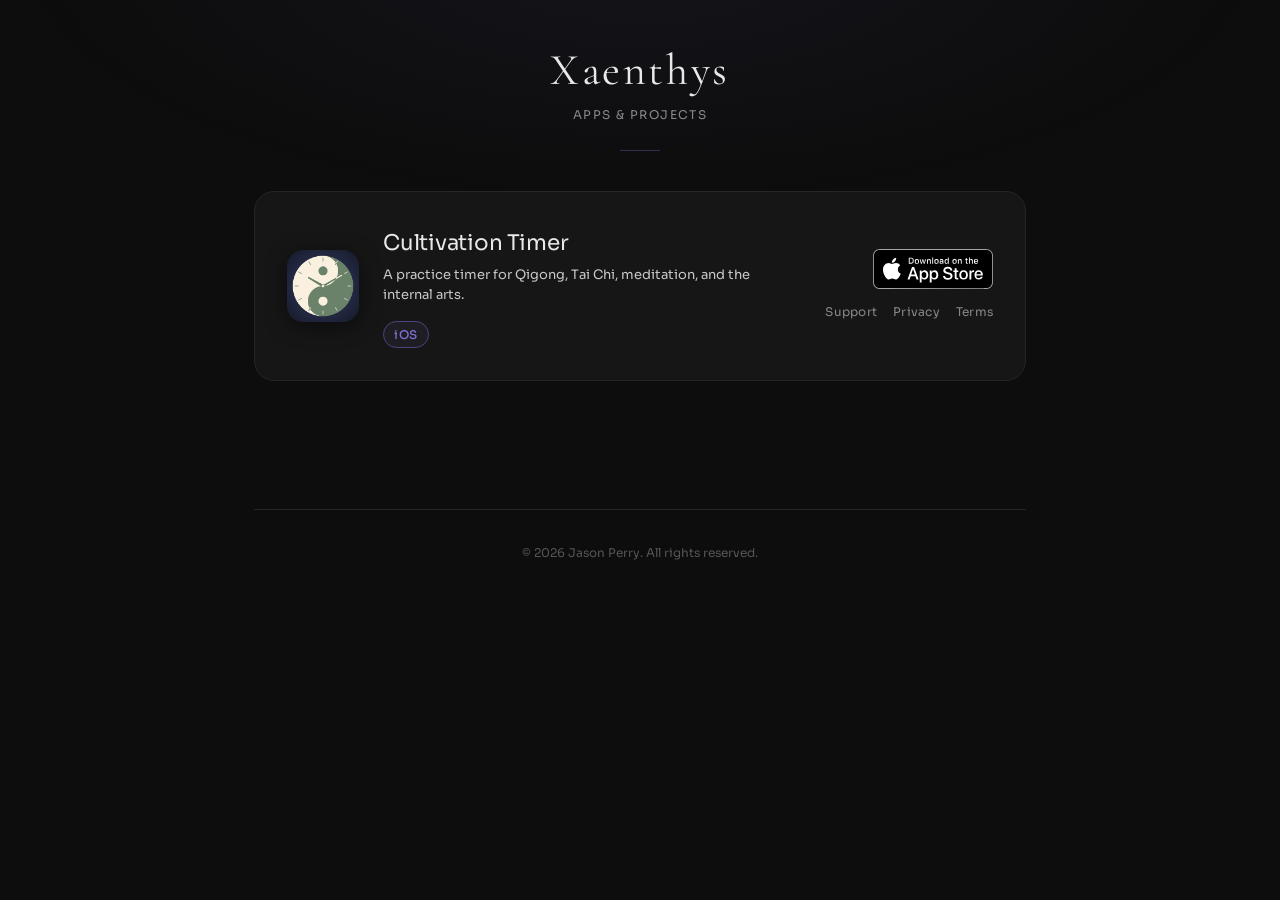
<file: index.html>
<!DOCTYPE html>
<html lang="en">
<head>
    <meta charset="UTF-8">
    <meta name="viewport" content="width=device-width, initial-scale=1.0">
    <title>Xaenthys - Apps</title>
    <link rel="preconnect" href="https://fonts.googleapis.com">
    <link rel="preconnect" href="https://fonts.gstatic.com" crossorigin>
    <link rel="stylesheet" href="https://fonts.googleapis.com/css2?family=Cormorant+Garamond:wght@400;500&family=Sora:wght@300;400;500&display=swap">
    <link rel="stylesheet" href="style.css">
</head>
<body>
    <div class="container container--wide">
        <header class="site-header">
            <h1>Xaenthys</h1>
            <p class="site-tagline">Apps &amp; Projects</p>
        </header>

        <section class="apps">
            <div class="app-card">
                <div class="app-icon">
                    <img src="cultivationtimer/icon.png" alt="Cultivation Timer app icon">
                </div>
                <div class="app-info">
                    <h2>Cultivation Timer</h2>
                    <p class="tagline">A practice timer for Qigong, Tai Chi, meditation, and the internal arts.</p>
                    <span class="platform">iOS</span>
                </div>
                <div class="app-actions">
                    <a class="app-store-badge" href="https://apps.apple.com/app/id6756943404">
                        <img src="cultivationtimer/app-store-badge.svg" alt="Download on the App Store" width="120" height="40">
                    </a>
                    <div class="app-links">
                        <a href="cultivationtimer/support.html">Support</a>
                        <a href="cultivationtimer/privacy.html">Privacy</a>
                        <a href="cultivationtimer/terms.html">Terms</a>
                    </div>
                </div>
            </div>

            <!-- Future apps go here -->
        </section>

        <footer class="site-footer">
            <p class="footer-copy">&copy; 2026 Jason Perry. All rights reserved.</p>
        </footer>
    </div>
</body>
</html>
</file>
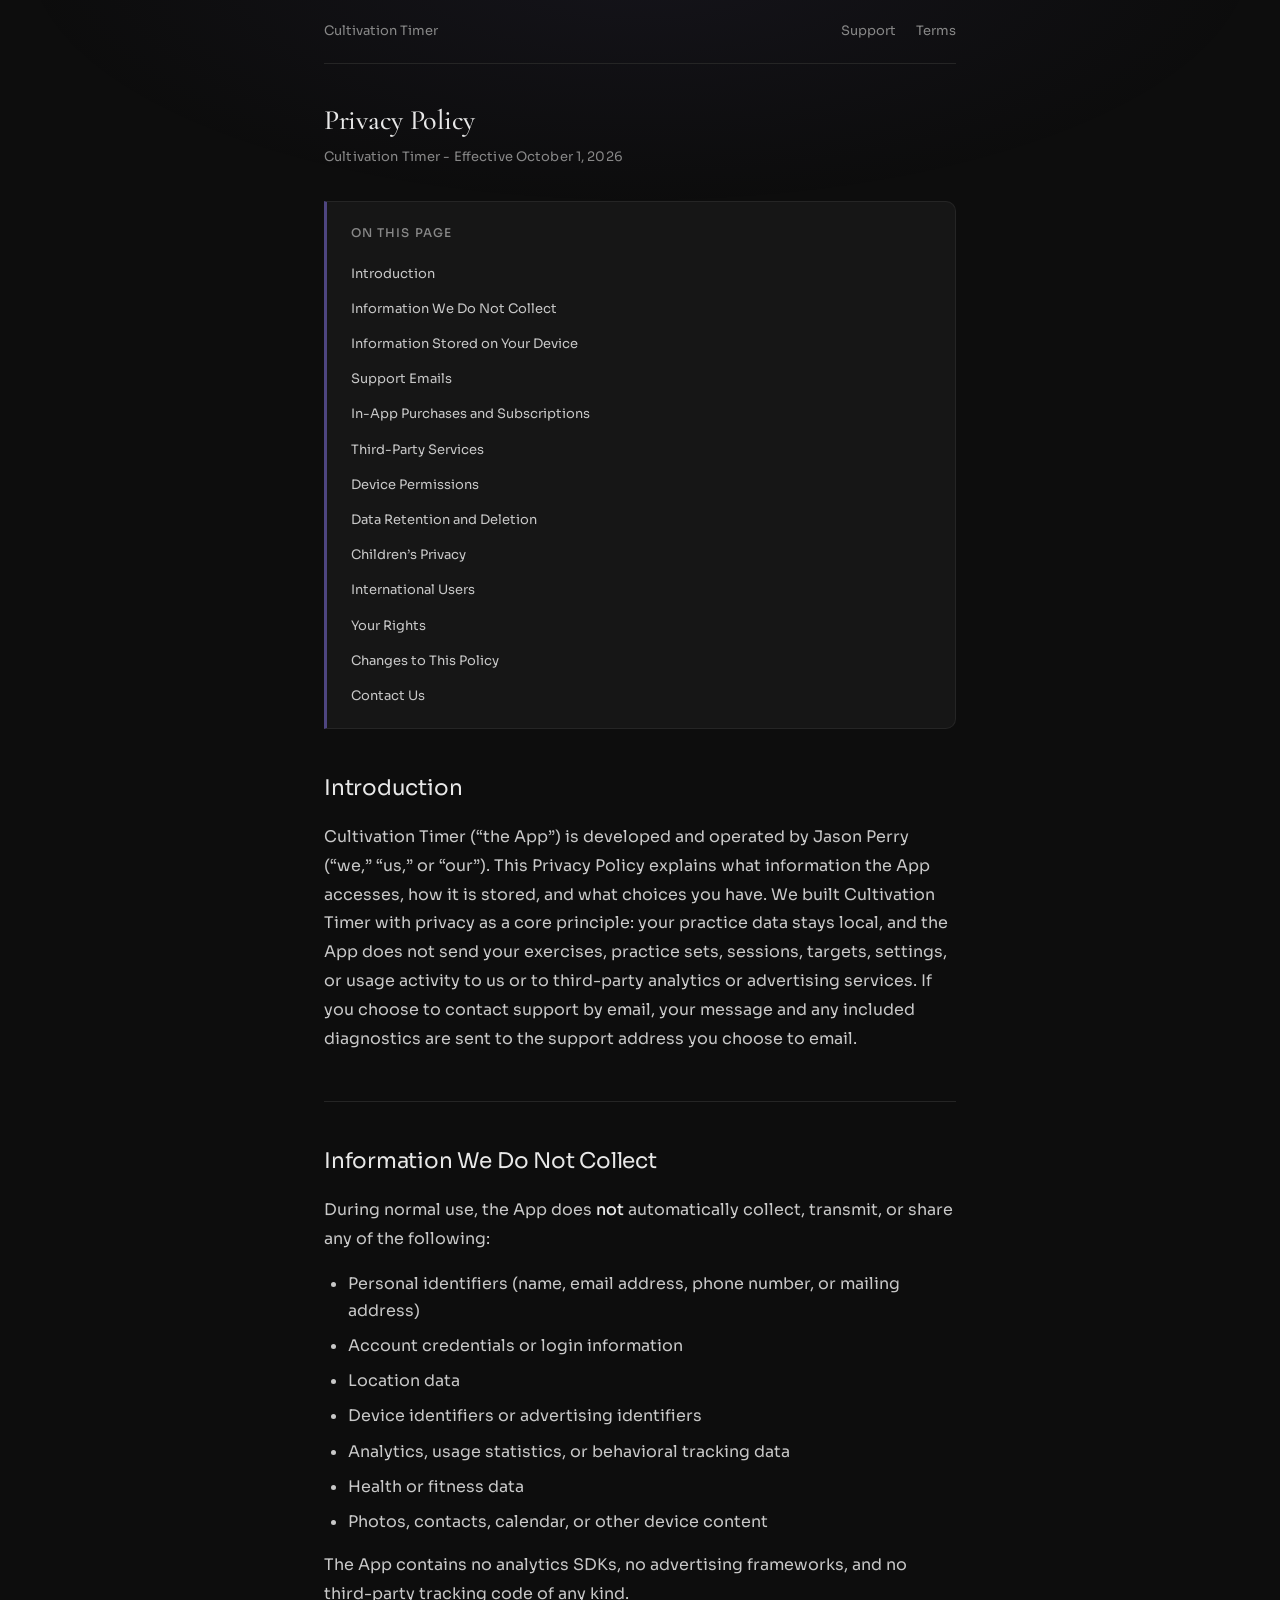
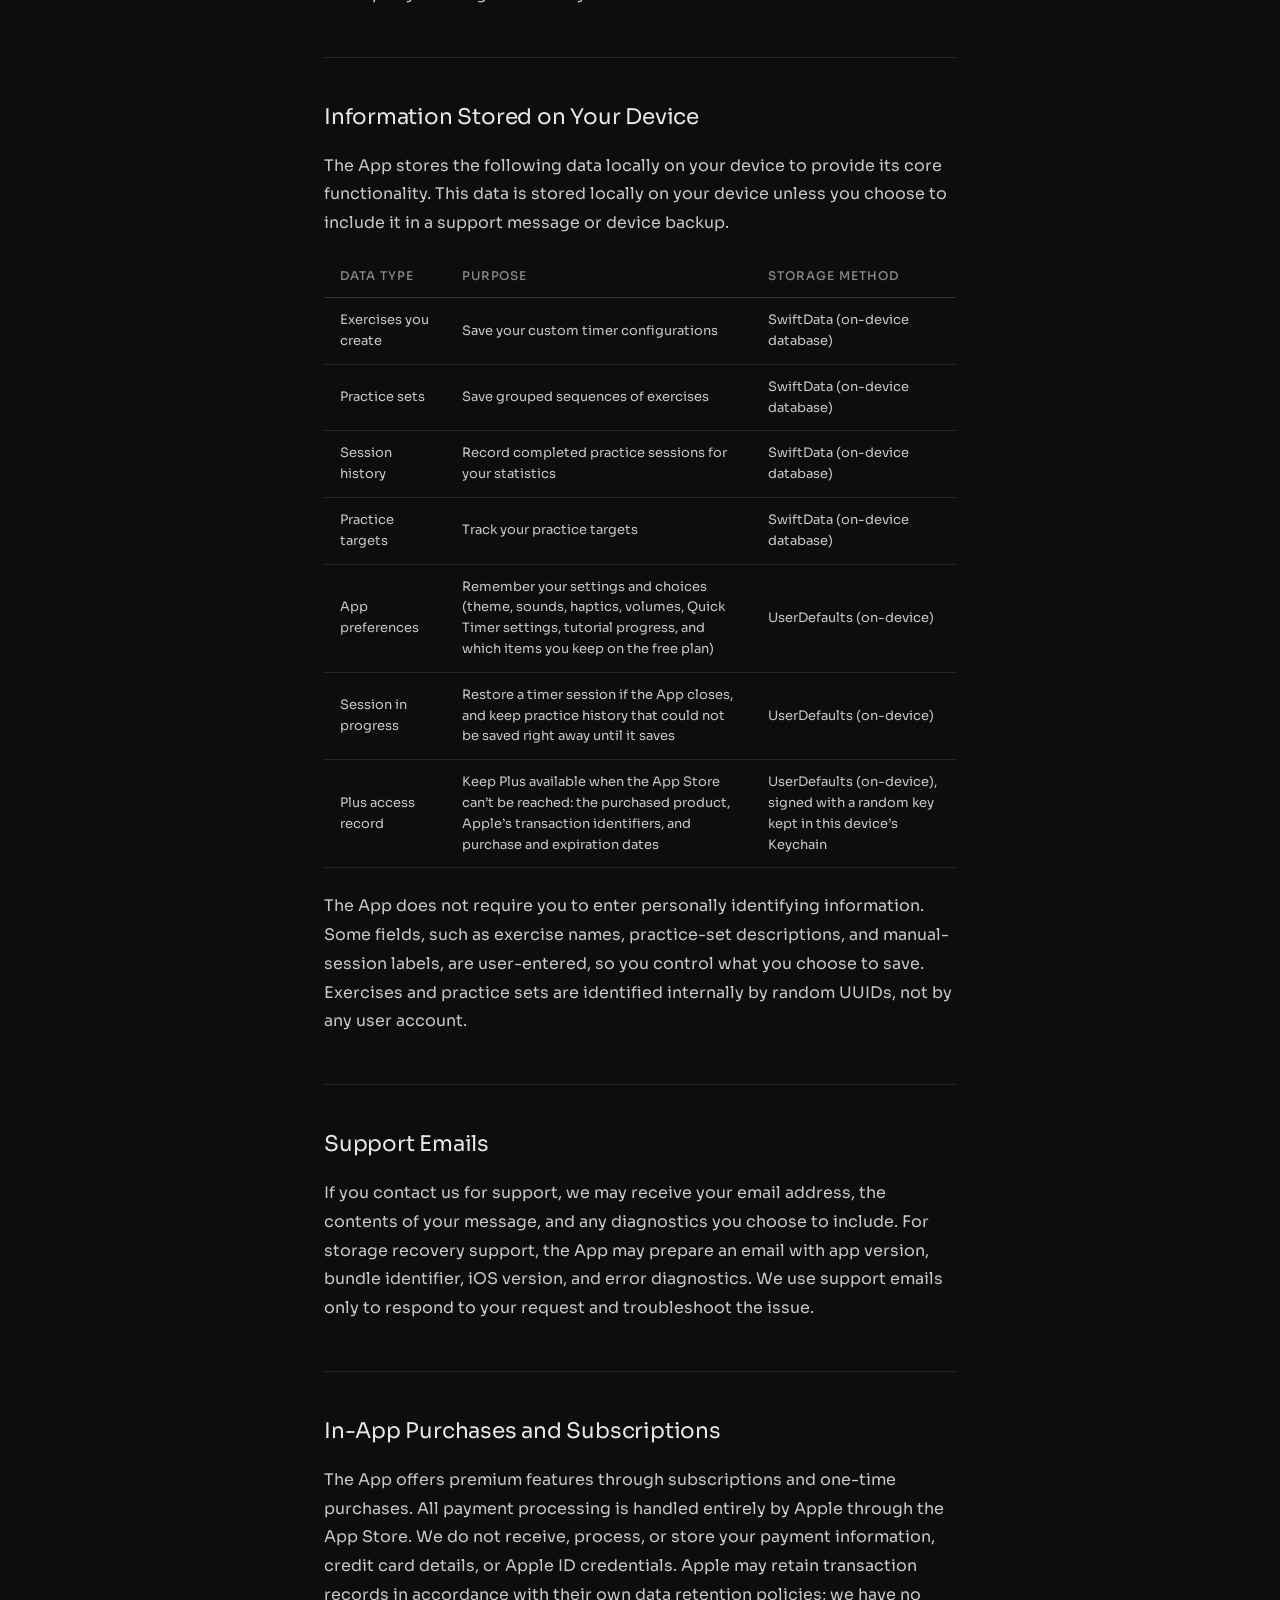
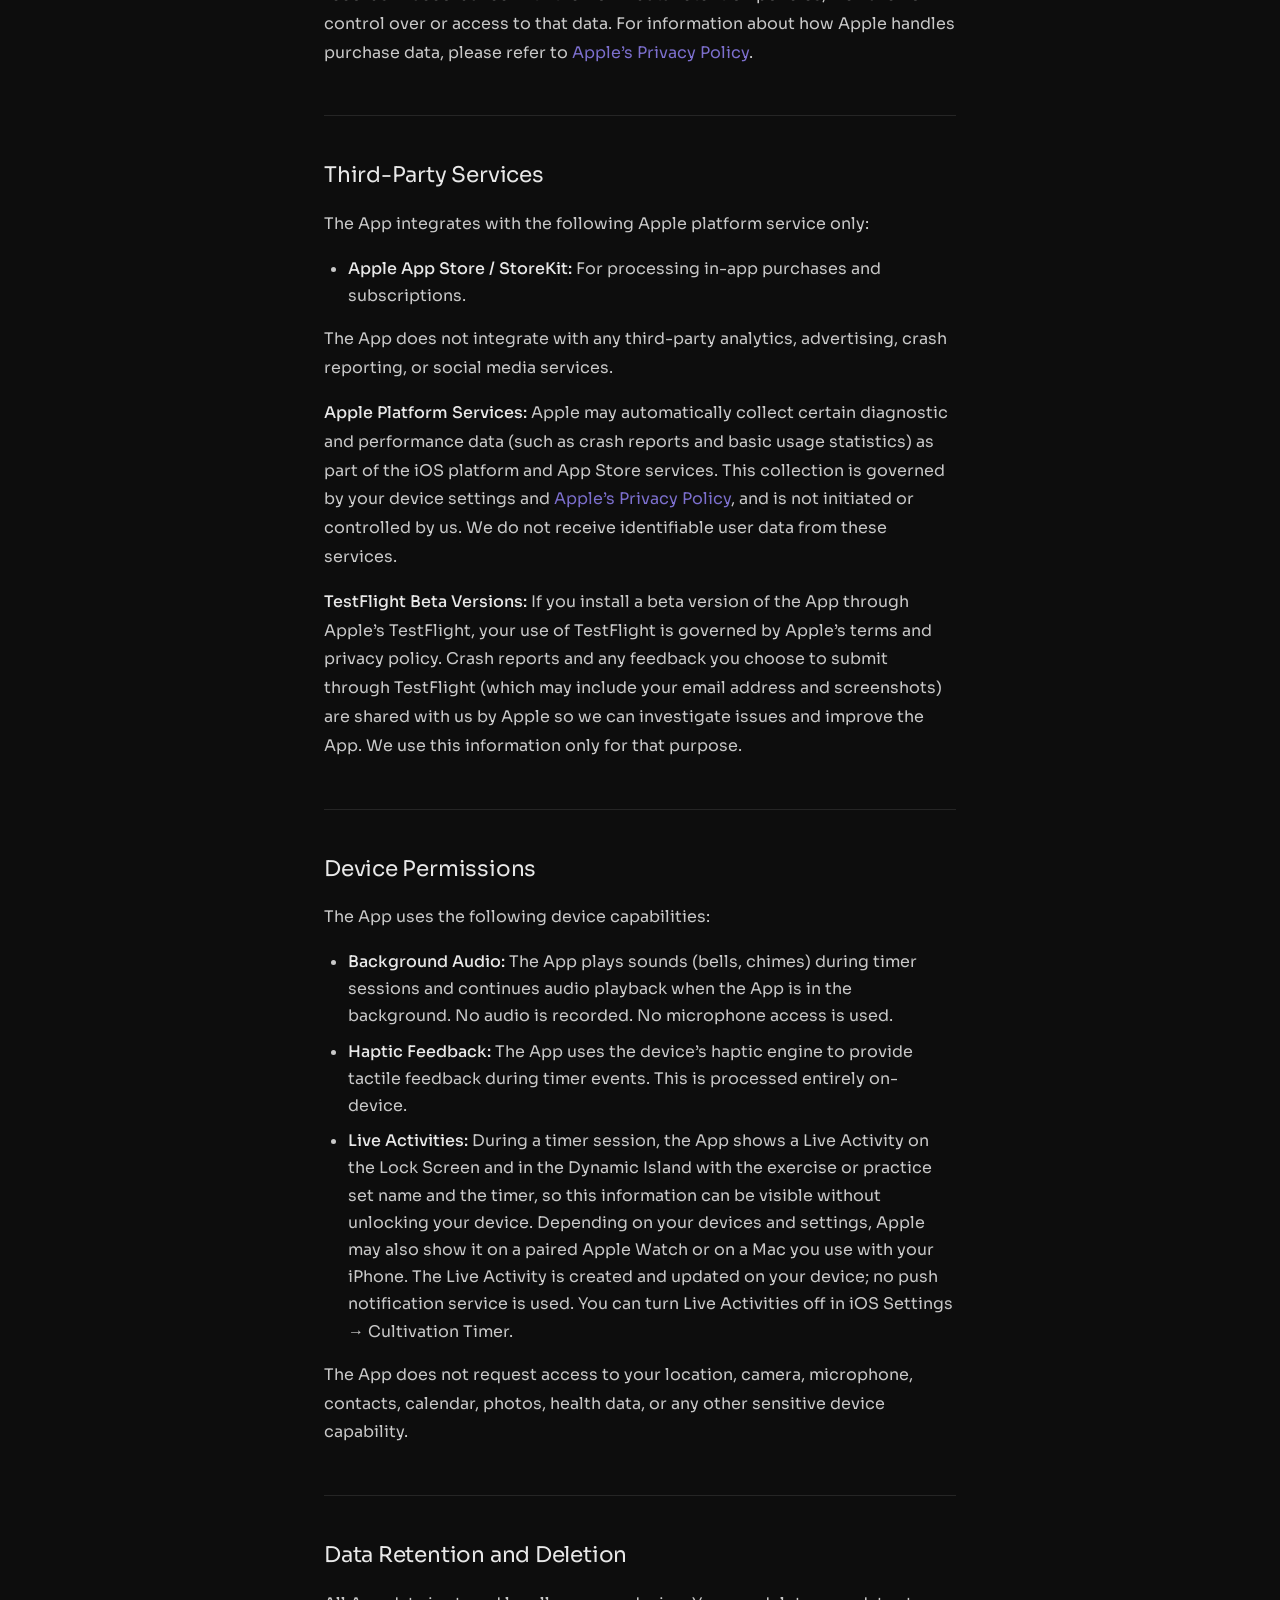
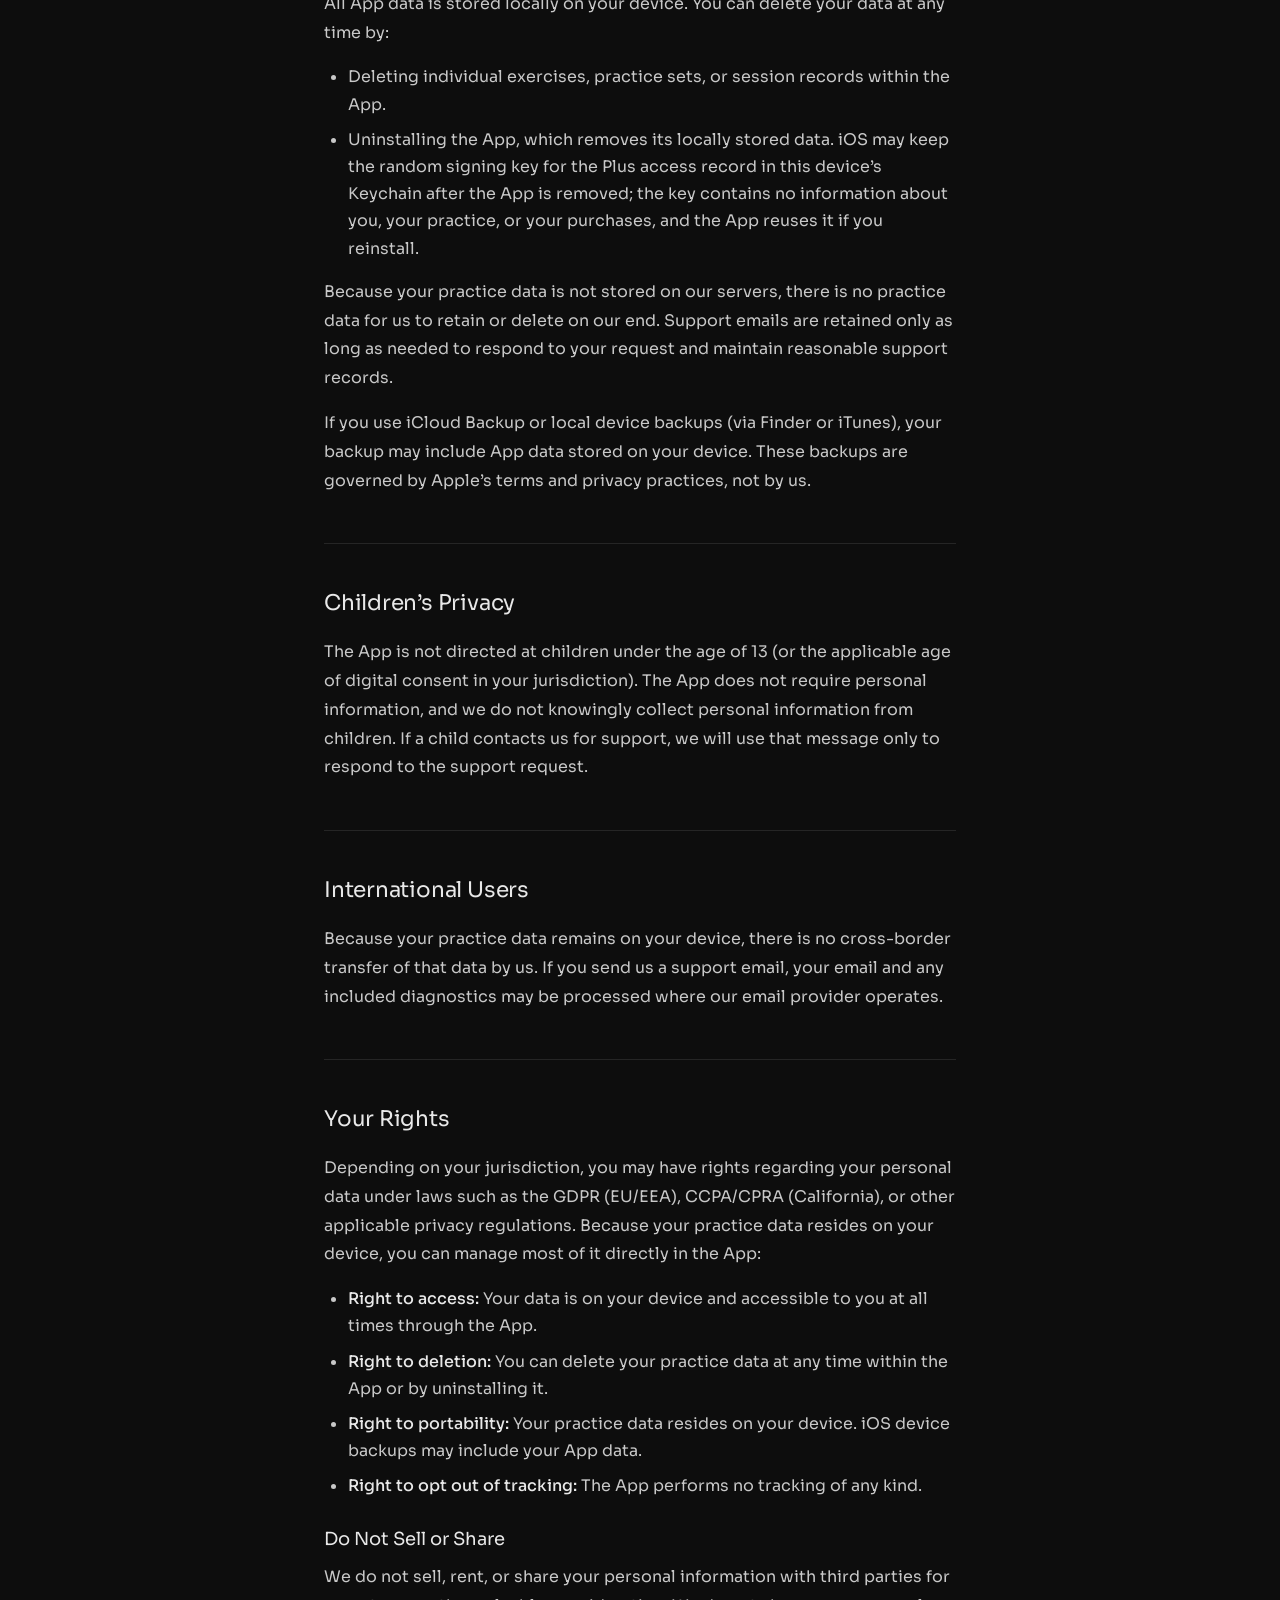
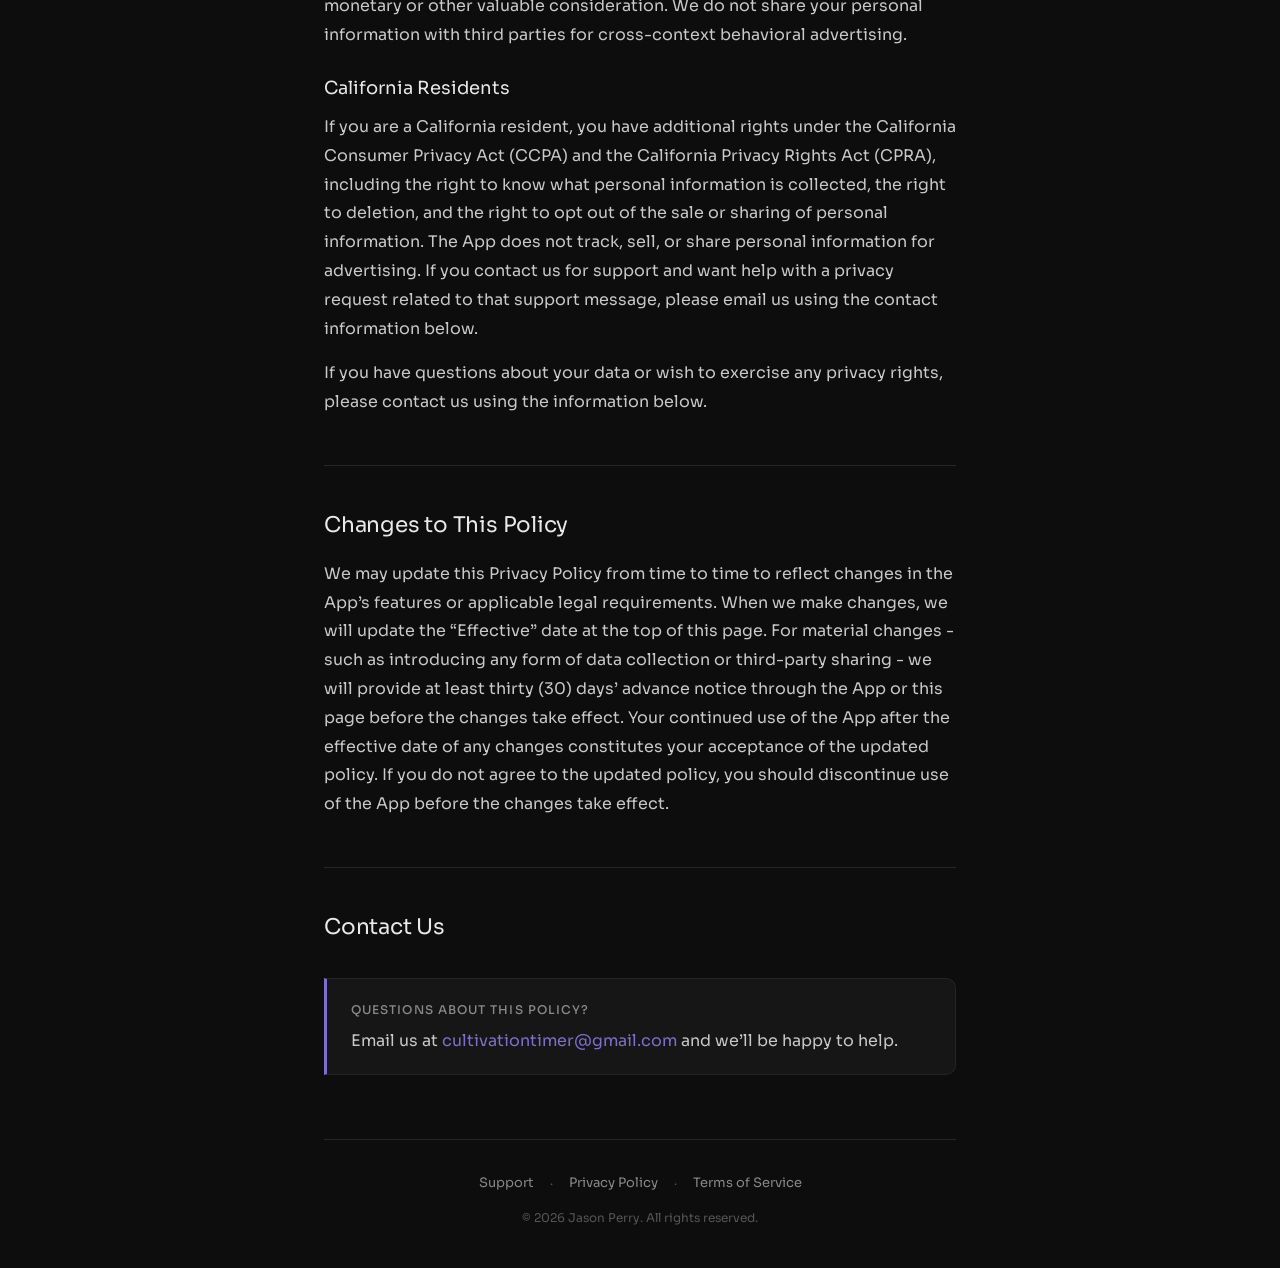
<file: cultivationtimer/privacy.html>
<!DOCTYPE html>
<html lang="en">
<head>
    <meta charset="UTF-8">
    <meta name="viewport" content="width=device-width, initial-scale=1.0">
    <title>Privacy Policy - Cultivation Timer</title>
    <link rel="preconnect" href="https://fonts.googleapis.com">
    <link rel="preconnect" href="https://fonts.gstatic.com" crossorigin>
    <link rel="stylesheet" href="https://fonts.googleapis.com/css2?family=Cormorant+Garamond:wght@400;500&family=Sora:wght@300;400;500&display=swap">
    <link rel="stylesheet" href="../style.css">
</head>
<body>
    <div class="container">
        <nav class="site-nav">
            <span class="back-link">Cultivation Timer</span>
            <div class="nav-links">
                <a href="support.html">Support</a>
                <a href="terms.html">Terms</a>
            </div>
        </nav>

        <h1>Privacy Policy</h1>
        <p class="meta">Cultivation Timer - Effective October 1, 2026</p>

        <nav class="toc" aria-label="Page contents">
            <span class="toc-label">On this page</span>
            <ul class="toc-list">
                <li><a href="#introduction">Introduction</a></li>
                <li><a href="#information-we-do-not-collect">Information We Do Not Collect</a></li>
                <li><a href="#information-stored-on-your-device">Information Stored on Your Device</a></li>
                <li><a href="#support-emails">Support Emails</a></li>
                <li><a href="#in-app-purchases-and-subscriptions">In-App Purchases and Subscriptions</a></li>
                <li><a href="#third-party-services">Third-Party Services</a></li>
                <li><a href="#device-permissions">Device Permissions</a></li>
                <li><a href="#data-retention-and-deletion">Data Retention and Deletion</a></li>
                <li><a href="#childrens-privacy">Children&rsquo;s Privacy</a></li>
                <li><a href="#international-users">International Users</a></li>
                <li><a href="#your-rights">Your Rights</a></li>
                <li><a href="#changes-to-this-policy">Changes to This Policy</a></li>
                <li><a href="#contact-us">Contact Us</a></li>
            </ul>
        </nav>

        <h2 id="introduction" class="section-heading">Introduction</h2>
        <p>Cultivation Timer (&ldquo;the App&rdquo;) is developed and operated by Jason Perry (&ldquo;we,&rdquo; &ldquo;us,&rdquo; or &ldquo;our&rdquo;). This Privacy Policy explains what information the App accesses, how it is stored, and what choices you have. We built Cultivation Timer with privacy as a core principle: your practice data stays local, and the App does not send your exercises, practice sets, sessions, targets, settings, or usage activity to us or to third-party analytics or advertising services. If you choose to contact support by email, your message and any included diagnostics are sent to the support address you choose to email.</p>

        <h2 id="information-we-do-not-collect" class="section-heading">Information We Do Not Collect</h2>
        <p>During normal use, the App does <strong>not</strong> automatically collect, transmit, or share any of the following:</p>
        <ul>
            <li>Personal identifiers (name, email address, phone number, or mailing address)</li>
            <li>Account credentials or login information</li>
            <li>Location data</li>
            <li>Device identifiers or advertising identifiers</li>
            <li>Analytics, usage statistics, or behavioral tracking data</li>
            <li>Health or fitness data</li>
            <li>Photos, contacts, calendar, or other device content</li>
        </ul>
        <p>The App contains no analytics SDKs, no advertising frameworks, and no third-party tracking code of any kind.</p>

        <h2 id="information-stored-on-your-device" class="section-heading">Information Stored on Your Device</h2>
        <p>The App stores the following data locally on your device to provide its core functionality. This data is stored locally on your device unless you choose to include it in a support message or device backup.</p>

        <table>
            <thead>
                <tr>
                    <th>Data Type</th>
                    <th>Purpose</th>
                    <th>Storage Method</th>
                </tr>
            </thead>
            <tbody>
                <tr>
                    <td>Exercises you create</td>
                    <td>Save your custom timer configurations</td>
                    <td>SwiftData (on-device database)</td>
                </tr>
                <tr>
                    <td>Practice sets</td>
                    <td>Save grouped sequences of exercises</td>
                    <td>SwiftData (on-device database)</td>
                </tr>
                <tr>
                    <td>Session history</td>
                    <td>Record completed practice sessions for your statistics</td>
                    <td>SwiftData (on-device database)</td>
                </tr>
                <tr>
                    <td>Practice targets</td>
                    <td>Track your practice targets</td>
                    <td>SwiftData (on-device database)</td>
                </tr>
                <tr>
                    <td>App preferences</td>
                    <td>Remember your settings and choices (theme, sounds, haptics, volumes, Quick Timer settings, tutorial progress, and which items you keep on the free plan)</td>
                    <td>UserDefaults (on-device)</td>
                </tr>
                <tr>
                    <td>Session in progress</td>
                    <td>Restore a timer session if the App closes, and keep practice history that could not be saved right away until it saves</td>
                    <td>UserDefaults (on-device)</td>
                </tr>
                <tr>
                    <td>Plus access record</td>
                    <td>Keep Plus available when the App Store can&rsquo;t be reached: the purchased product, Apple&rsquo;s transaction identifiers, and purchase and expiration dates</td>
                    <td>UserDefaults (on-device), signed with a random key kept in this device&rsquo;s Keychain</td>
                </tr>
            </tbody>
        </table>

        <p>The App does not require you to enter personally identifying information. Some fields, such as exercise names, practice-set descriptions, and manual-session labels, are user-entered, so you control what you choose to save. Exercises and practice sets are identified internally by random UUIDs, not by any user account.</p>

        <h2 id="support-emails" class="section-heading">Support Emails</h2>
        <p>If you contact us for support, we may receive your email address, the contents of your message, and any diagnostics you choose to include. For storage recovery support, the App may prepare an email with app version, bundle identifier, iOS version, and error diagnostics. We use support emails only to respond to your request and troubleshoot the issue.</p>

        <h2 id="in-app-purchases-and-subscriptions" class="section-heading">In-App Purchases and Subscriptions</h2>
        <p>The App offers premium features through subscriptions and one-time purchases. All payment processing is handled entirely by Apple through the App Store. We do not receive, process, or store your payment information, credit card details, or Apple ID credentials. Apple may retain transaction records in accordance with their own data retention policies; we have no control over or access to that data. For information about how Apple handles purchase data, please refer to <a href="https://www.apple.com/legal/privacy/" target="_blank" rel="noopener">Apple&rsquo;s Privacy Policy</a>.</p>

        <h2 id="third-party-services" class="section-heading">Third-Party Services</h2>
        <p>The App integrates with the following Apple platform service only:</p>
        <ul>
            <li><strong>Apple App Store / StoreKit:</strong> For processing in-app purchases and subscriptions.</li>
        </ul>
        <p>The App does not integrate with any third-party analytics, advertising, crash reporting, or social media services.</p>

        <p><strong>Apple Platform Services:</strong> Apple may automatically collect certain diagnostic and performance data (such as crash reports and basic usage statistics) as part of the iOS platform and App Store services. This collection is governed by your device settings and <a href="https://www.apple.com/legal/privacy/" target="_blank" rel="noopener">Apple&rsquo;s Privacy Policy</a>, and is not initiated or controlled by us. We do not receive identifiable user data from these services.</p>

        <p><strong>TestFlight Beta Versions:</strong> If you install a beta version of the App through Apple&rsquo;s TestFlight, your use of TestFlight is governed by Apple&rsquo;s terms and privacy policy. Crash reports and any feedback you choose to submit through TestFlight (which may include your email address and screenshots) are shared with us by Apple so we can investigate issues and improve the App. We use this information only for that purpose.</p>

        <h2 id="device-permissions" class="section-heading">Device Permissions</h2>
        <p>The App uses the following device capabilities:</p>
        <ul>
            <li><strong>Background Audio:</strong> The App plays sounds (bells, chimes) during timer sessions and continues audio playback when the App is in the background. No audio is recorded. No microphone access is used.</li>
            <li><strong>Haptic Feedback:</strong> The App uses the device&rsquo;s haptic engine to provide tactile feedback during timer events. This is processed entirely on-device.</li>
            <li><strong>Live Activities:</strong> During a timer session, the App shows a Live Activity on the Lock Screen and in the Dynamic Island with the exercise or practice set name and the timer, so this information can be visible without unlocking your device. Depending on your devices and settings, Apple may also show it on a paired Apple Watch or on a Mac you use with your iPhone. The Live Activity is created and updated on your device; no push notification service is used. You can turn Live Activities off in iOS Settings &rarr; Cultivation Timer.</li>
        </ul>
        <p>The App does not request access to your location, camera, microphone, contacts, calendar, photos, health data, or any other sensitive device capability.</p>

        <h2 id="data-retention-and-deletion" class="section-heading">Data Retention and Deletion</h2>
        <p>All App data is stored locally on your device. You can delete your data at any time by:</p>
        <ul>
            <li>Deleting individual exercises, practice sets, or session records within the App.</li>
            <li>Uninstalling the App, which removes its locally stored data. iOS may keep the random signing key for the Plus access record in this device&rsquo;s Keychain after the App is removed; the key contains no information about you, your practice, or your purchases, and the App reuses it if you reinstall.</li>
        </ul>
        <p>Because your practice data is not stored on our servers, there is no practice data for us to retain or delete on our end. Support emails are retained only as long as needed to respond to your request and maintain reasonable support records.</p>
        <p>If you use iCloud Backup or local device backups (via Finder or iTunes), your backup may include App data stored on your device. These backups are governed by Apple&rsquo;s terms and privacy practices, not by us.</p>

        <h2 id="childrens-privacy" class="section-heading">Children&rsquo;s Privacy</h2>
        <p>The App is not directed at children under the age of 13 (or the applicable age of digital consent in your jurisdiction). The App does not require personal information, and we do not knowingly collect personal information from children. If a child contacts us for support, we will use that message only to respond to the support request.</p>

        <h2 id="international-users" class="section-heading">International Users</h2>
        <p>Because your practice data remains on your device, there is no cross-border transfer of that data by us. If you send us a support email, your email and any included diagnostics may be processed where our email provider operates.</p>

        <h2 id="your-rights" class="section-heading">Your Rights</h2>
        <p>Depending on your jurisdiction, you may have rights regarding your personal data under laws such as the GDPR (EU/EEA), CCPA/CPRA (California), or other applicable privacy regulations. Because your practice data resides on your device, you can manage most of it directly in the App:</p>
        <ul>
            <li><strong>Right to access:</strong> Your data is on your device and accessible to you at all times through the App.</li>
            <li><strong>Right to deletion:</strong> You can delete your practice data at any time within the App or by uninstalling it.</li>
            <li><strong>Right to portability:</strong> Your practice data resides on your device. iOS device backups may include your App data.</li>
            <li><strong>Right to opt out of tracking:</strong> The App performs no tracking of any kind.</li>
        </ul>

        <h3>Do Not Sell or Share</h3>
        <p>We do not sell, rent, or share your personal information with third parties for monetary or other valuable consideration. We do not share your personal information with third parties for cross-context behavioral advertising.</p>

        <h3>California Residents</h3>
        <p>If you are a California resident, you have additional rights under the California Consumer Privacy Act (CCPA) and the California Privacy Rights Act (CPRA), including the right to know what personal information is collected, the right to deletion, and the right to opt out of the sale or sharing of personal information. The App does not track, sell, or share personal information for advertising. If you contact us for support and want help with a privacy request related to that support message, please email us using the contact information below.</p>

        <p>If you have questions about your data or wish to exercise any privacy rights, please contact us using the information below.</p>

        <h2 id="changes-to-this-policy" class="section-heading">Changes to This Policy</h2>
        <p>We may update this Privacy Policy from time to time to reflect changes in the App&rsquo;s features or applicable legal requirements. When we make changes, we will update the &ldquo;Effective&rdquo; date at the top of this page. For material changes - such as introducing any form of data collection or third-party sharing - we will provide at least thirty (30) days&rsquo; advance notice through the App or this page before the changes take effect. Your continued use of the App after the effective date of any changes constitutes your acceptance of the updated policy. If you do not agree to the updated policy, you should discontinue use of the App before the changes take effect.</p>

        <h2 id="contact-us" class="section-heading">Contact Us</h2>
        <div class="contact-box">
            <span class="contact-label">Questions about this policy?</span>
            <p>Email us at <a href="mailto:cultivationtimer@gmail.com">cultivationtimer@gmail.com</a> and we&rsquo;ll be happy to help.</p>
        </div>

        <footer class="site-footer">
            <div class="footer-links">
                <a href="support.html">Support</a>
                <span class="footer-sep" aria-hidden="true">·</span>
                <a href="privacy.html">Privacy Policy</a>
                <span class="footer-sep" aria-hidden="true">·</span>
                <a href="terms.html">Terms of Service</a>
            </div>
            <p class="footer-copy">&copy; 2026 Jason Perry. All rights reserved.</p>
        </footer>
    </div>
</body>
</html>
</file>
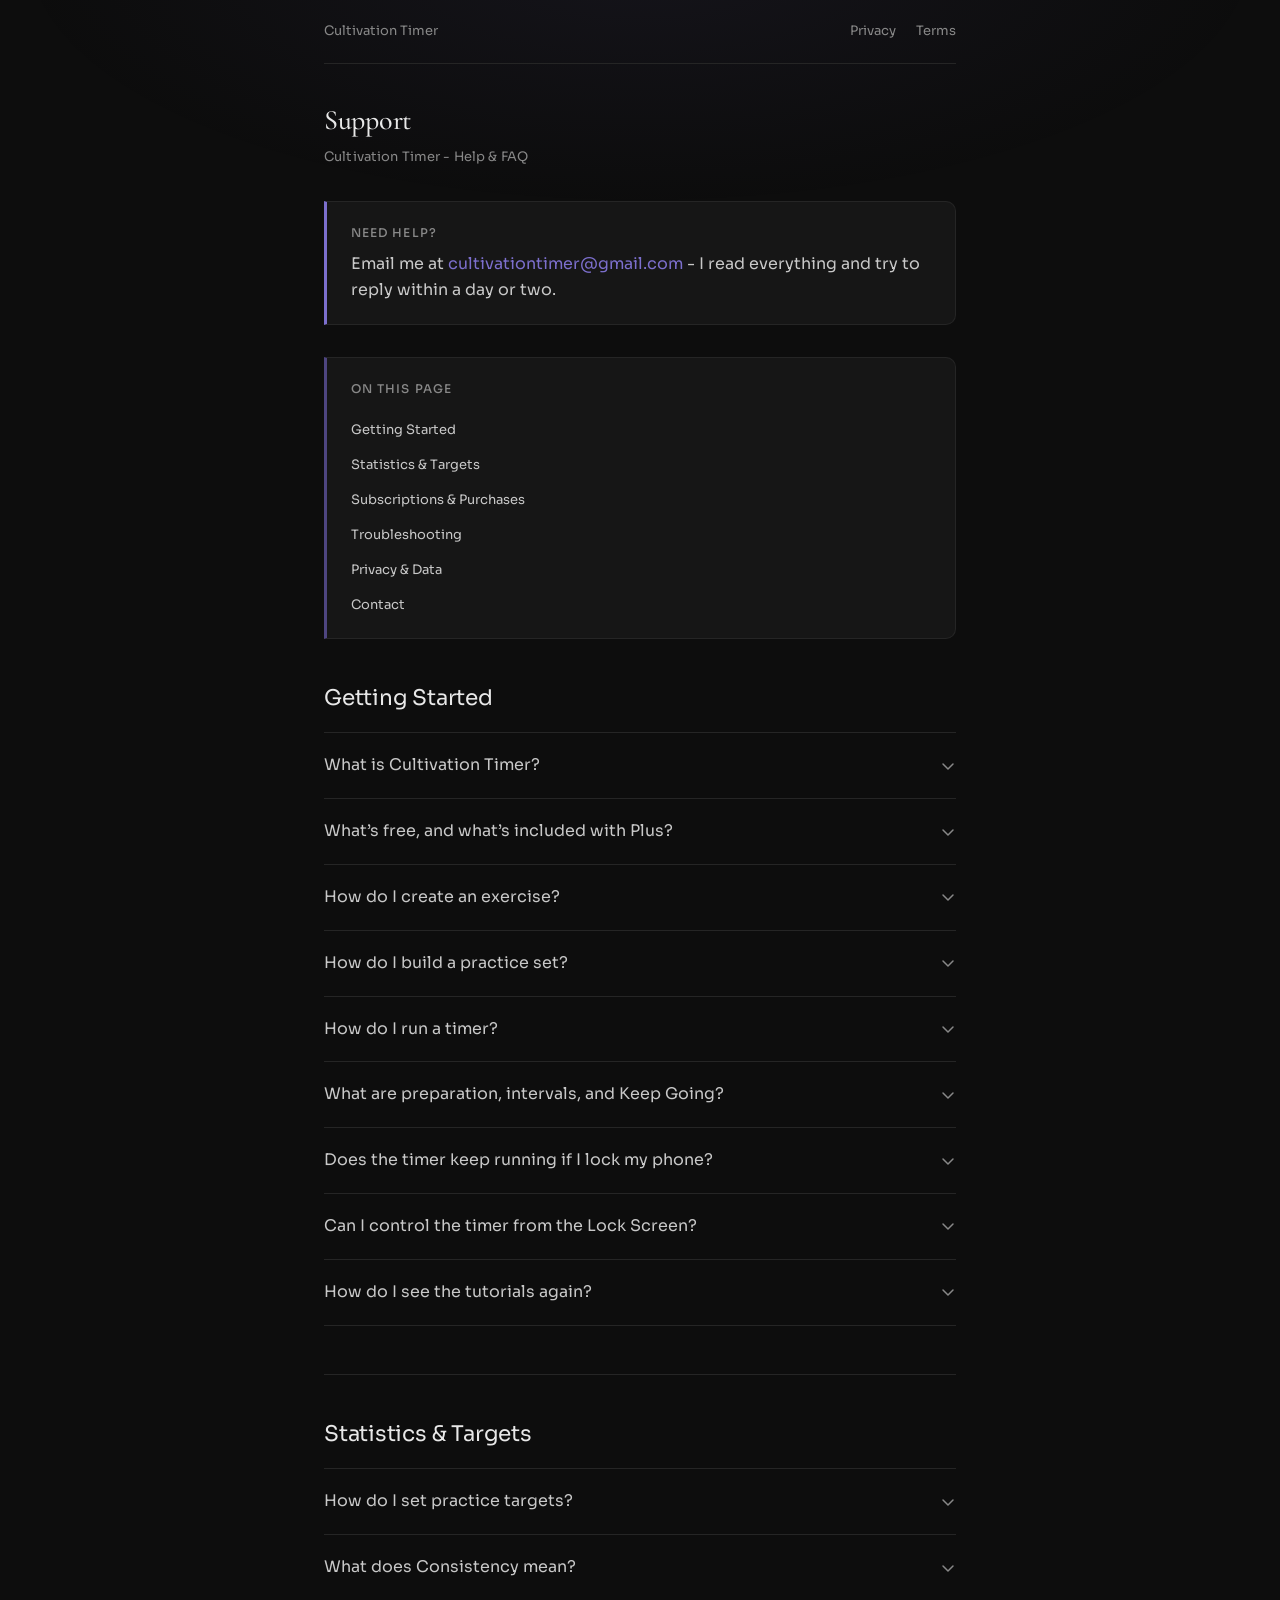
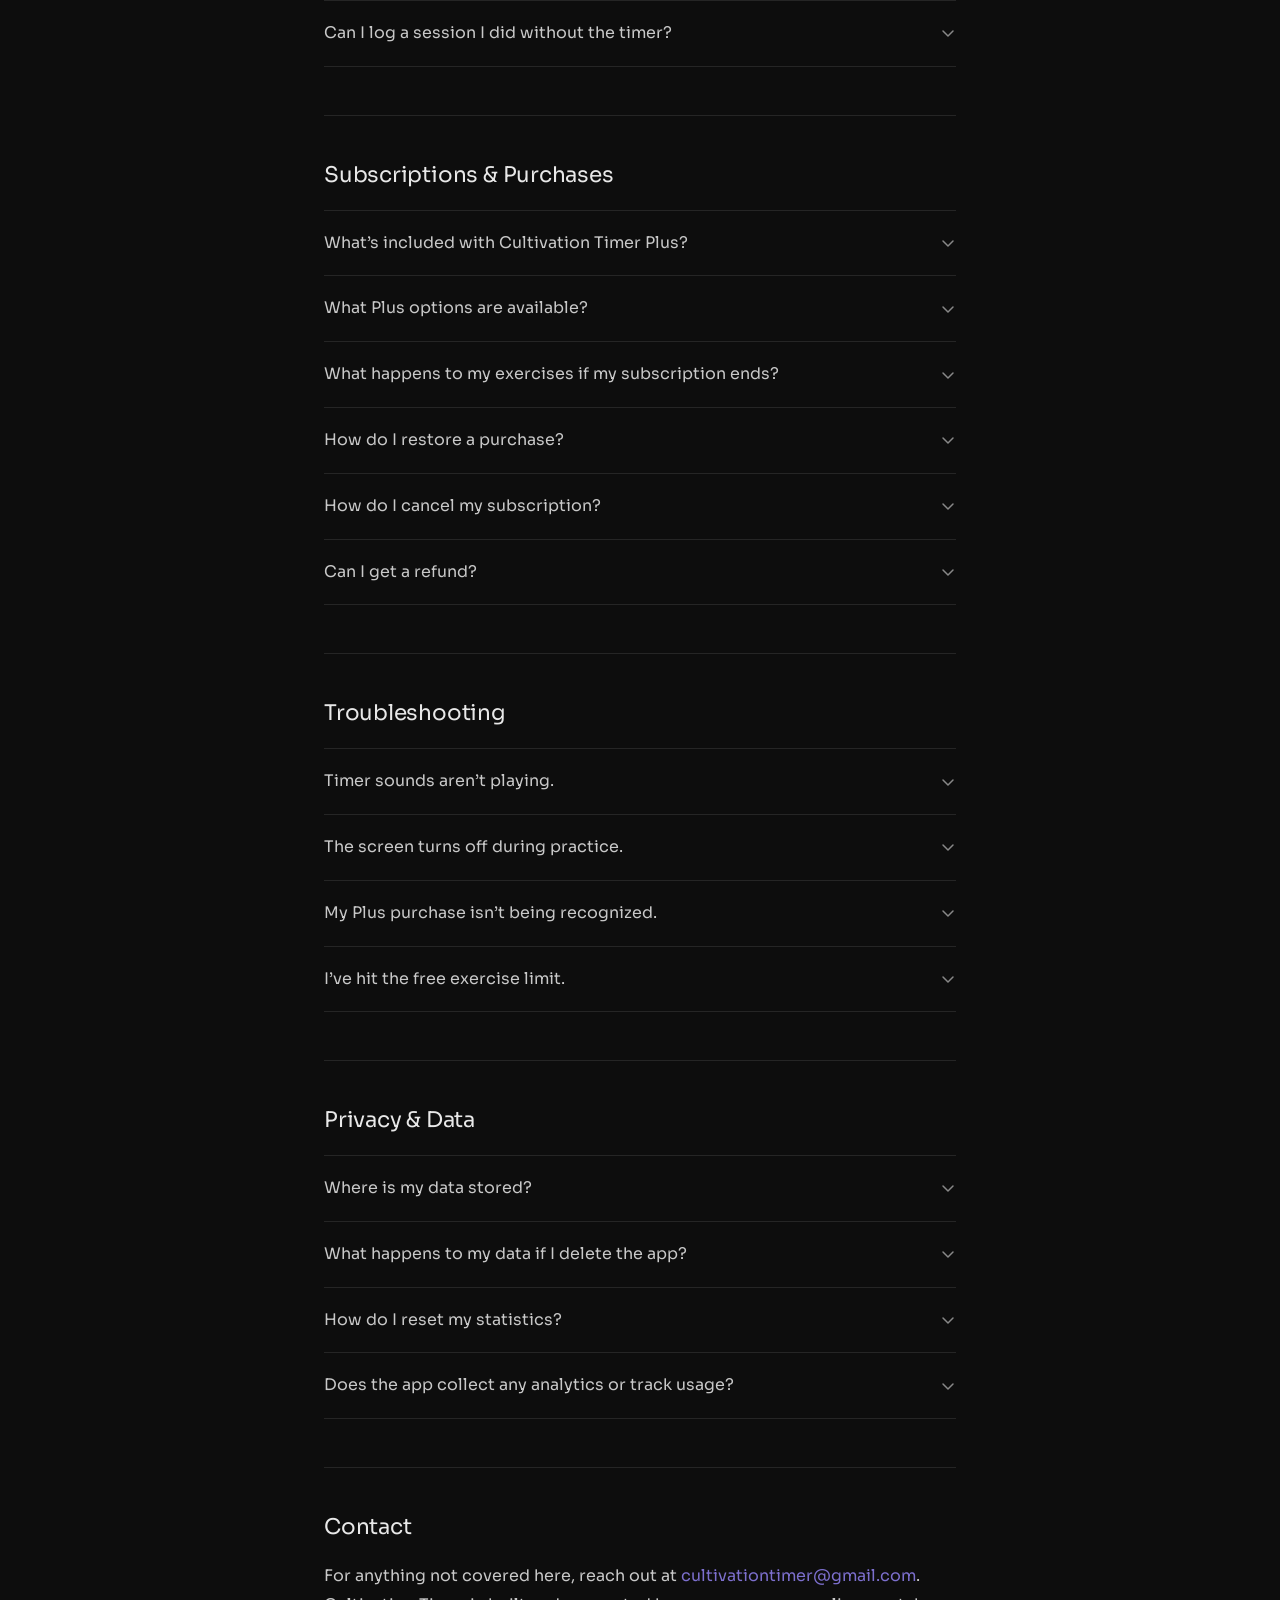
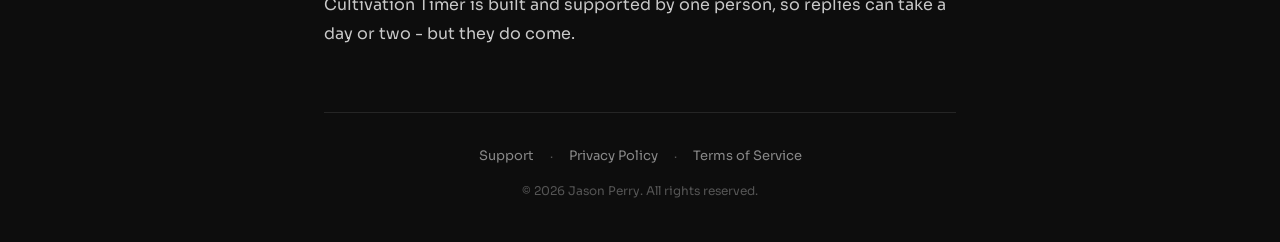
<file: cultivationtimer/support.html>
<!DOCTYPE html>
<html lang="en">
<head>
    <meta charset="UTF-8">
    <meta name="viewport" content="width=device-width, initial-scale=1.0">
    <title>Support - Cultivation Timer</title>
    <link rel="preconnect" href="https://fonts.googleapis.com">
    <link rel="preconnect" href="https://fonts.gstatic.com" crossorigin>
    <link rel="stylesheet" href="https://fonts.googleapis.com/css2?family=Cormorant+Garamond:wght@400;500&family=Sora:wght@300;400;500&display=swap">
    <link rel="stylesheet" href="../style.css">
</head>
<body>
    <div class="container">
        <nav class="site-nav">
            <span class="back-link">Cultivation Timer</span>
            <div class="nav-links">
                <a href="privacy.html">Privacy</a>
                <a href="terms.html">Terms</a>
            </div>
        </nav>

        <h1>Support</h1>
        <p class="meta">Cultivation Timer - Help &amp; FAQ</p>

        <div class="contact-box">
            <span class="contact-label">Need help?</span>
            <p>Email me at <a href="mailto:cultivationtimer@gmail.com">cultivationtimer@gmail.com</a> - I read everything and try to reply within a day or two.</p>
        </div>

        <nav class="toc" aria-label="Page contents">
            <span class="toc-label">On this page</span>
            <ul class="toc-list">
                <li><a href="#getting-started">Getting Started</a></li>
                <li><a href="#statistics-targets">Statistics &amp; Targets</a></li>
                <li><a href="#subscriptions">Subscriptions &amp; Purchases</a></li>
                <li><a href="#troubleshooting">Troubleshooting</a></li>
                <li><a href="#privacy-data">Privacy &amp; Data</a></li>
                <li><a href="#contact">Contact</a></li>
            </ul>
        </nav>


        <h2 class="section-heading" id="getting-started">Getting Started</h2>

        <div class="accordion">
            <div class="accordion-item">
                <button class="accordion-trigger" type="button">
                    <span>What is Cultivation Timer?</span>
                    <svg class="accordion-icon" viewBox="0 0 16 16" fill="none" xmlns="http://www.w3.org/2000/svg" aria-hidden="true">
                        <path d="M3 6L8 11L13 6" stroke="currentColor" stroke-width="1.5" stroke-linecap="round" stroke-linejoin="round"/>
                    </svg>
                </button>
                <div class="accordion-panel">
                    <div class="accordion-body">
                        <p>Cultivation Timer is a practice timer for Qigong, Tai Chi, meditation, and the internal arts, though it fits just as naturally around breathwork, a workout, or anything else you may practice that would benefit from a flexible timer. Set a duration, add an optional preparation countdown and interval chimes, and the screen stays quiet while you practice. Save your exercises to a Library, chain them into practice sets, and review your history in Stats if you want it - targets and consistency tracking are off by default.</p>
                    </div>
                </div>
            </div>

            <div class="accordion-item">
                <button class="accordion-trigger" type="button">
                    <span>What&rsquo;s free, and what&rsquo;s included with Plus?</span>
                    <svg class="accordion-icon" viewBox="0 0 16 16" fill="none" xmlns="http://www.w3.org/2000/svg" aria-hidden="true">
                        <path d="M3 6L8 11L13 6" stroke="currentColor" stroke-width="1.5" stroke-linecap="round" stroke-linejoin="round"/>
                    </svg>
                </button>
                <div class="accordion-panel">
                    <div class="accordion-body">
                        <p>The core timer is free, with no time limits, no ads, and no account required.</p>
                        <p>The free plan includes:</p>
                        <ul>
                            <li>Up to 3 saved exercises and 1 practice set</li>
                            <li>Your last 7 days of practice history, in the Day and Week statistics views</li>
                        </ul>
                        <p>Cultivation Timer Plus adds:</p>
                        <ul>
                            <li>Unlimited exercises and practice sets</li>
                            <li>Your full practice history, with Month and Year views</li>
                            <li>Practice targets</li>
                            <li>Practice consistency tracking</li>
                        </ul>
                    </div>
                </div>
            </div>

            <div class="accordion-item">
                <button class="accordion-trigger" type="button">
                    <span>How do I create an exercise?</span>
                    <svg class="accordion-icon" viewBox="0 0 16 16" fill="none" xmlns="http://www.w3.org/2000/svg" aria-hidden="true">
                        <path d="M3 6L8 11L13 6" stroke="currentColor" stroke-width="1.5" stroke-linecap="round" stroke-linejoin="round"/>
                    </svg>
                </button>
                <div class="accordion-panel">
                    <div class="accordion-body">
                        <ol>
                            <li>Open the Library tab, choose Exercises, and tap the + button.</li>
                            <li>Give the exercise a name and set its duration.</li>
                            <li>Add an optional preparation countdown and interval chimes, and choose its sounds.</li>
                            <li>Save. The exercise appears in your Library, ready to load into the Timer.</li>
                        </ol>
                    </div>
                </div>
            </div>

            <div class="accordion-item">
                <button class="accordion-trigger" type="button">
                    <span>How do I build a practice set?</span>
                    <svg class="accordion-icon" viewBox="0 0 16 16" fill="none" xmlns="http://www.w3.org/2000/svg" aria-hidden="true">
                        <path d="M3 6L8 11L13 6" stroke="currentColor" stroke-width="1.5" stroke-linecap="round" stroke-linejoin="round"/>
                    </svg>
                </button>
                <div class="accordion-panel">
                    <div class="accordion-body">
                        <ol>
                            <li>Open the Library tab, choose Practice Sets, and tap +.</li>
                            <li>Add timed exercises in the order you want to practice them.</li>
                            <li>Set an optional preparation countdown before the first exercise and a transition between exercises.</li>
                        </ol>
                        <p>When you run a practice set, the timer moves through each exercise automatically.</p>
                    </div>
                </div>
            </div>

            <div class="accordion-item">
                <button class="accordion-trigger" type="button">
                    <span>How do I run a timer?</span>
                    <svg class="accordion-icon" viewBox="0 0 16 16" fill="none" xmlns="http://www.w3.org/2000/svg" aria-hidden="true">
                        <path d="M3 6L8 11L13 6" stroke="currentColor" stroke-width="1.5" stroke-linecap="round" stroke-linejoin="round"/>
                    </svg>
                </button>
                <div class="accordion-panel">
                    <div class="accordion-body">
                        <p>There are a few ways to start:</p>
                        <ul>
                            <li>On the Timer tab, tap the title at the top to choose an exercise or practice set from your Library.</li>
                            <li>Or just set a duration on the Timer tab and start the Quick Timer, without saving an exercise. The Quick Timer remembers its own settings.</li>
                            <li>You can also use &ldquo;Load in Timer&rdquo; on any exercise or practice set in the Library.</li>
                        </ul>
                        <p>The timer guides you through each phase and plays your chosen sounds at each transition.</p>
                        <p>If you change a loaded exercise&rsquo;s settings on the Timer, the change stays on the Timer until you save it, even if the app closes. Tap the checkmark at the top to save it to the exercise, or the circular arrow to go back to the exercise&rsquo;s saved settings. The &times; beside the title returns to the Quick Timer.</p>
                    </div>
                </div>
            </div>

            <div class="accordion-item">
                <button class="accordion-trigger" type="button">
                    <span>What are preparation, intervals, and Keep Going?</span>
                    <svg class="accordion-icon" viewBox="0 0 16 16" fill="none" xmlns="http://www.w3.org/2000/svg" aria-hidden="true">
                        <path d="M3 6L8 11L13 6" stroke="currentColor" stroke-width="1.5" stroke-linecap="round" stroke-linejoin="round"/>
                    </svg>
                </button>
                <div class="accordion-panel">
                    <div class="accordion-body">
                        <p>These are optional phases you can add around your main practice time.</p>
                        <ul>
                            <li><strong>Preparation:</strong> a short countdown to settle in before practice begins.</li>
                            <li><strong>Intervals:</strong> a chime at a steady rhythm during practice, for example every 5 minutes.</li>
                            <li><strong>Keep Going:</strong> keeps the timer counting after time is up, so you can keep practicing and still record your full session. Turn it on for an exercise, or, outside a practice set, decide during a timed session: tap Extend Session on the Timer, or Keep Going when time is up.</li>
                            <li><strong>Open-Ended:</strong> practice without a time limit. Open-ended exercises cannot be used in practice sets.</li>
                        </ul>
                    </div>
                </div>
            </div>

            <div class="accordion-item">
                <button class="accordion-trigger" type="button">
                    <span>Does the timer keep running if I lock my phone?</span>
                    <svg class="accordion-icon" viewBox="0 0 16 16" fill="none" xmlns="http://www.w3.org/2000/svg" aria-hidden="true">
                        <path d="M3 6L8 11L13 6" stroke="currentColor" stroke-width="1.5" stroke-linecap="round" stroke-linejoin="round"/>
                    </svg>
                </button>
                <div class="accordion-panel">
                    <div class="accordion-body">
                        <p>Yes. The timer keeps running and chimes still play while your phone is locked or while you&rsquo;re in another app. If you&rsquo;d rather keep the display available during practice, open Settings &rarr; Screen During Practice and choose &ldquo;Stay Awake&rdquo; to keep the screen on, or &ldquo;Dim to Black&rdquo; to darken the display while the timer continues.</p>
                    </div>
                </div>
            </div>

            <div class="accordion-item">
                <button class="accordion-trigger" type="button">
                    <span>Can I control the timer from the Lock Screen?</span>
                    <svg class="accordion-icon" viewBox="0 0 16 16" fill="none" xmlns="http://www.w3.org/2000/svg" aria-hidden="true">
                        <path d="M3 6L8 11L13 6" stroke="currentColor" stroke-width="1.5" stroke-linecap="round" stroke-linejoin="round"/>
                    </svg>
                </button>
                <div class="accordion-panel">
                    <div class="accordion-body">
                        <p>Yes. While a session is in progress, it appears as a Live Activity on the Lock Screen and, on iPhones that have one, in the Dynamic Island. It shows the exercise or practice set name and the time, and lets you pause, resume, or use Keep Going. Ending a session from there asks you to unlock your phone first. The Live Activity goes away when you end or reset the session.</p>
                        <p>iOS ends a Live Activity after eight hours. It then leaves the Dynamic Island and stops updating, though its last view can stay on the Lock Screen for up to four more hours. The timer keeps running in the app. If you swipe the Live Activity away, it stays away until your next session.</p>
                        <p>If iOS has closed the app in the background, tapping a control opens the app instead, with your session restored so you can carry on from the Timer.</p>
                        <p>Don&rsquo;t want it? Turn off Live Activities in iOS Settings &rarr; Cultivation Timer.</p>
                    </div>
                </div>
            </div>

            <div class="accordion-item">
                <button class="accordion-trigger" type="button">
                    <span>How do I see the tutorials again?</span>
                    <svg class="accordion-icon" viewBox="0 0 16 16" fill="none" xmlns="http://www.w3.org/2000/svg" aria-hidden="true">
                        <path d="M3 6L8 11L13 6" stroke="currentColor" stroke-width="1.5" stroke-linecap="round" stroke-linejoin="round"/>
                    </svg>
                </button>
                <div class="accordion-panel">
                    <div class="accordion-body">
                        <p>Open Settings &rarr; Tutorials and tap &ldquo;Reset In-App Tutorials.&rdquo; The Timer and Library walkthroughs show again the next time you open those tabs.</p>
                    </div>
                </div>
            </div>
        </div>


        <h2 class="section-heading" id="statistics-targets">Statistics &amp; Targets</h2>

        <div class="accordion">
            <div class="accordion-item">
                <button class="accordion-trigger" type="button">
                    <span>How do I set practice targets?</span>
                    <svg class="accordion-icon" viewBox="0 0 16 16" fill="none" xmlns="http://www.w3.org/2000/svg" aria-hidden="true">
                        <path d="M3 6L8 11L13 6" stroke="currentColor" stroke-width="1.5" stroke-linecap="round" stroke-linejoin="round"/>
                    </svg>
                </button>
                <div class="accordion-panel">
                    <div class="accordion-body">
                        <p>Practice targets are a Plus feature.</p>
                        <ol>
                            <li>Turn on Practice Targets in Settings.</li>
                            <li>Open the Stats tab and tap the target area on the summary card.</li>
                            <li>Set or edit the target for the current day, week, month, or year, matching the timescale you&rsquo;re viewing.</li>
                        </ol>
                        <p>Each timescale (day, week, month, and year) has its own target. Removing a target keeps your past target history saved.</p>
                    </div>
                </div>
            </div>

            <div class="accordion-item">
                <button class="accordion-trigger" type="button">
                    <span>What does Consistency mean?</span>
                    <svg class="accordion-icon" viewBox="0 0 16 16" fill="none" xmlns="http://www.w3.org/2000/svg" aria-hidden="true">
                        <path d="M3 6L8 11L13 6" stroke="currentColor" stroke-width="1.5" stroke-linecap="round" stroke-linejoin="round"/>
                    </svg>
                </button>
                <div class="accordion-panel">
                    <div class="accordion-body">
                        <p>Consistency is a Plus feature that shows how regularly you practice: the percentage of days in the period on which you practiced. Days before your first session don&rsquo;t count against you, and today counts once you&rsquo;ve practiced. With Plus, turn it on using the Practice Consistency toggle in Settings and it appears in the Week, Month, and Year statistics views.</p>
                    </div>
                </div>
            </div>

            <div class="accordion-item">
                <button class="accordion-trigger" type="button">
                    <span>Can I log a session I did without the timer?</span>
                    <svg class="accordion-icon" viewBox="0 0 16 16" fill="none" xmlns="http://www.w3.org/2000/svg" aria-hidden="true">
                        <path d="M3 6L8 11L13 6" stroke="currentColor" stroke-width="1.5" stroke-linecap="round" stroke-linejoin="round"/>
                    </svg>
                </button>
                <div class="accordion-panel">
                    <div class="accordion-body">
                        <p>Yes. In the Stats tab, tap the + button to log a session manually. Choose one of your exercises - or &ldquo;General practice&rdquo; with an optional label - then set the duration and start time and save. Manual sessions count toward your history, targets, and consistency just like timed sessions.</p>
                    </div>
                </div>
            </div>
        </div>


        <h2 class="section-heading" id="subscriptions">Subscriptions &amp; Purchases</h2>

        <div class="accordion">
            <div class="accordion-item">
                <button class="accordion-trigger" type="button">
                    <span>What&rsquo;s included with Cultivation Timer Plus?</span>
                    <svg class="accordion-icon" viewBox="0 0 16 16" fill="none" xmlns="http://www.w3.org/2000/svg" aria-hidden="true">
                        <path d="M3 6L8 11L13 6" stroke="currentColor" stroke-width="1.5" stroke-linecap="round" stroke-linejoin="round"/>
                    </svg>
                </button>
                <div class="accordion-panel">
                    <div class="accordion-body">
                        <ul>
                            <li>Unlimited saved exercises (free plan: 3)</li>
                            <li>Unlimited practice sets (free plan: 1)</li>
                            <li>Full practice history (free plan: last 7 days)</li>
                            <li>Month and Year statistics views</li>
                            <li>Practice targets for day, week, month, and year</li>
                            <li>Practice consistency tracking</li>
                        </ul>
                    </div>
                </div>
            </div>

            <div class="accordion-item">
                <button class="accordion-trigger" type="button">
                    <span>What Plus options are available?</span>
                    <svg class="accordion-icon" viewBox="0 0 16 16" fill="none" xmlns="http://www.w3.org/2000/svg" aria-hidden="true">
                        <path d="M3 6L8 11L13 6" stroke="currentColor" stroke-width="1.5" stroke-linecap="round" stroke-linejoin="round"/>
                    </svg>
                </button>
                <div class="accordion-panel">
                    <div class="accordion-body">
                        <p>Monthly, Yearly, and Lifetime (one-time purchase) options are available. All unlock the same Plus features. Current pricing - and any free trial offer - is shown in the app.</p>
                    </div>
                </div>
            </div>

            <div class="accordion-item">
                <button class="accordion-trigger" type="button">
                    <span>What happens to my exercises if my subscription ends?</span>
                    <svg class="accordion-icon" viewBox="0 0 16 16" fill="none" xmlns="http://www.w3.org/2000/svg" aria-hidden="true">
                        <path d="M3 6L8 11L13 6" stroke="currentColor" stroke-width="1.5" stroke-linecap="round" stroke-linejoin="round"/>
                    </svg>
                </button>
                <div class="accordion-panel">
                    <div class="accordion-body">
                        <p>Nothing is deleted. If you have more saved than the free plan allows, the app asks you to choose which exercises (up to 3) and which practice set to keep. The rest are hidden - not deleted - and return automatically if you upgrade again. If a slot opens up later, you can also restore a hidden exercise from the Library.</p>
                    </div>
                </div>
            </div>

            <div class="accordion-item">
                <button class="accordion-trigger" type="button">
                    <span>How do I restore a purchase?</span>
                    <svg class="accordion-icon" viewBox="0 0 16 16" fill="none" xmlns="http://www.w3.org/2000/svg" aria-hidden="true">
                        <path d="M3 6L8 11L13 6" stroke="currentColor" stroke-width="1.5" stroke-linecap="round" stroke-linejoin="round"/>
                    </svg>
                </button>
                <div class="accordion-panel">
                    <div class="accordion-body">
                        <p>Open Settings, choose Cultivation Timer Plus, then tap &ldquo;Restore Purchases&rdquo; on the Plus screen. Your purchase will be verified with the App Store and restored automatically. Make sure you&rsquo;re signed into the same Apple ID used for the original purchase.</p>
                        <p>If the app is asking you to choose which exercises or practice set to keep, &ldquo;Restore Purchases&rdquo; is also at the bottom of that screen.</p>
                    </div>
                </div>
            </div>

            <div class="accordion-item">
                <button class="accordion-trigger" type="button">
                    <span>How do I cancel my subscription?</span>
                    <svg class="accordion-icon" viewBox="0 0 16 16" fill="none" xmlns="http://www.w3.org/2000/svg" aria-hidden="true">
                        <path d="M3 6L8 11L13 6" stroke="currentColor" stroke-width="1.5" stroke-linecap="round" stroke-linejoin="round"/>
                    </svg>
                </button>
                <div class="accordion-panel">
                    <div class="accordion-body">
                        <p>Subscriptions are managed through Apple. On your iPhone, go to Settings &rarr; [Your Name] &rarr; Subscriptions, find Cultivation Timer, and tap Cancel Subscription. You&rsquo;ll retain Plus access until the end of the current billing period.</p>
                    </div>
                </div>
            </div>

            <div class="accordion-item">
                <button class="accordion-trigger" type="button">
                    <span>Can I get a refund?</span>
                    <svg class="accordion-icon" viewBox="0 0 16 16" fill="none" xmlns="http://www.w3.org/2000/svg" aria-hidden="true">
                        <path d="M3 6L8 11L13 6" stroke="currentColor" stroke-width="1.5" stroke-linecap="round" stroke-linejoin="round"/>
                    </svg>
                </button>
                <div class="accordion-panel">
                    <div class="accordion-body">
                        <p>Refunds are handled by Apple. Visit <a href="https://reportaproblem.apple.com" target="_blank" rel="noopener">reportaproblem.apple.com</a> to request a refund for any App Store purchase.</p>
                    </div>
                </div>
            </div>
        </div>


        <h2 class="section-heading" id="troubleshooting">Troubleshooting</h2>

        <div class="accordion">
            <div class="accordion-item">
                <button class="accordion-trigger" type="button">
                    <span>Timer sounds aren&rsquo;t playing.</span>
                    <svg class="accordion-icon" viewBox="0 0 16 16" fill="none" xmlns="http://www.w3.org/2000/svg" aria-hidden="true">
                        <path d="M3 6L8 11L13 6" stroke="currentColor" stroke-width="1.5" stroke-linecap="round" stroke-linejoin="round"/>
                    </svg>
                </button>
                <div class="accordion-panel">
                    <div class="accordion-body">
                        <p>Timer chimes play through your media volume and are <em>not</em> silenced by the ring/silent switch, so practice cues still sound when your phone is muted.</p>
                        <p>If you don&rsquo;t hear chimes, check:</p>
                        <ul>
                            <li><strong>Media volume:</strong> use the volume buttons while the timer is running.</li>
                            <li><strong>Per-sound volumes:</strong> under Settings &rarr; Sound Defaults, and in the exercise itself.</li>
                            <li><strong>Bluetooth:</strong> make sure audio isn&rsquo;t routing to a paired speaker or headphones.</li>
                        </ul>
                        <p>If audio from another app competes with your chimes, turn on &ldquo;Lower Other Audio&rdquo; in Settings to quiet other apps while the timer runs.</p>
                    </div>
                </div>
            </div>

            <div class="accordion-item">
                <button class="accordion-trigger" type="button">
                    <span>The screen turns off during practice.</span>
                    <svg class="accordion-icon" viewBox="0 0 16 16" fill="none" xmlns="http://www.w3.org/2000/svg" aria-hidden="true">
                        <path d="M3 6L8 11L13 6" stroke="currentColor" stroke-width="1.5" stroke-linecap="round" stroke-linejoin="round"/>
                    </svg>
                </button>
                <div class="accordion-panel">
                    <div class="accordion-body">
                        <p>Open Settings and check &ldquo;Screen During Practice&rdquo;:</p>
                        <ul>
                            <li><strong>Auto-Lock</strong> lets the screen lock on its usual schedule.</li>
                            <li><strong>Stay Awake</strong> keeps the screen on while the timer is running.</li>
                            <li><strong>Dim to Black</strong> keeps the timer active while darkening the display.</li>
                        </ul>
                        <p>Whichever you choose, the timer keeps running and chimes still play if the screen does turn off.</p>
                    </div>
                </div>
            </div>

            <div class="accordion-item">
                <button class="accordion-trigger" type="button">
                    <span>My Plus purchase isn&rsquo;t being recognized.</span>
                    <svg class="accordion-icon" viewBox="0 0 16 16" fill="none" xmlns="http://www.w3.org/2000/svg" aria-hidden="true">
                        <path d="M3 6L8 11L13 6" stroke="currentColor" stroke-width="1.5" stroke-linecap="round" stroke-linejoin="round"/>
                    </svg>
                </button>
                <div class="accordion-panel">
                    <div class="accordion-body">
                        <p>If Settings shows &ldquo;Unable to verify access,&rdquo; the app couldn&rsquo;t confirm your purchase with the App Store yet, usually because you&rsquo;re offline. Your exercises and history stay available, but targets and consistency pause until it&rsquo;s confirmed. Reconnect, then leave the app and come back, and it checks again.</p>
                        <p>If that doesn&rsquo;t fix it:</p>
                        <ol>
                            <li>Open Settings, choose Cultivation Timer Plus, then tap &ldquo;Restore Purchases&rdquo; on the Plus screen.</li>
                            <li>Confirm you&rsquo;re signed into the correct Apple ID and that your subscription or lifetime purchase is still active.</li>
                            <li>If it still doesn&rsquo;t resolve, email me directly.</li>
                        </ol>
                    </div>
                </div>
            </div>

            <div class="accordion-item">
                <button class="accordion-trigger" type="button">
                    <span>I&rsquo;ve hit the free exercise limit.</span>
                    <svg class="accordion-icon" viewBox="0 0 16 16" fill="none" xmlns="http://www.w3.org/2000/svg" aria-hidden="true">
                        <path d="M3 6L8 11L13 6" stroke="currentColor" stroke-width="1.5" stroke-linecap="round" stroke-linejoin="round"/>
                    </svg>
                </button>
                <div class="accordion-panel">
                    <div class="accordion-body">
                        <p>The free plan supports up to 3 saved exercises. To make room:</p>
                        <ul>
                            <li>Delete an exercise you no longer use.</li>
                            <li>If you have hidden exercises from an earlier Plus plan, restore one into an open slot from the Library.</li>
                            <li>Or upgrade to Plus for unlimited saved exercises.</li>
                        </ul>
                    </div>
                </div>
            </div>
        </div>


        <h2 class="section-heading" id="privacy-data">Privacy &amp; Data</h2>

        <div class="accordion">
            <div class="accordion-item">
                <button class="accordion-trigger" type="button">
                    <span>Where is my data stored?</span>
                    <svg class="accordion-icon" viewBox="0 0 16 16" fill="none" xmlns="http://www.w3.org/2000/svg" aria-hidden="true">
                        <path d="M3 6L8 11L13 6" stroke="currentColor" stroke-width="1.5" stroke-linecap="round" stroke-linejoin="round"/>
                    </svg>
                </button>
                <div class="accordion-panel">
                    <div class="accordion-body">
                        <p>Your practice data - exercises, practice sets, session history, targets, and settings - is stored locally on your device. There&rsquo;s no server behind the app, and nothing is sent to third-party analytics or advertising services. If you contact support, your email and any included diagnostics are sent to the support address. See the <a href="privacy.html">Privacy Policy</a> for full details.</p>
                    </div>
                </div>
            </div>

            <div class="accordion-item">
                <button class="accordion-trigger" type="button">
                    <span>What happens to my data if I delete the app?</span>
                    <svg class="accordion-icon" viewBox="0 0 16 16" fill="none" xmlns="http://www.w3.org/2000/svg" aria-hidden="true">
                        <path d="M3 6L8 11L13 6" stroke="currentColor" stroke-width="1.5" stroke-linecap="round" stroke-linejoin="round"/>
                    </svg>
                </button>
                <div class="accordion-panel">
                    <div class="accordion-body">
                        <p>Deleting the app permanently removes your practice data and settings. There is currently no cloud backup or sync. If you want to preserve your data, do not delete the app. Standard iOS device backups (iCloud or Finder) will include your app data.</p>
                    </div>
                </div>
            </div>

            <div class="accordion-item">
                <button class="accordion-trigger" type="button">
                    <span>How do I reset my statistics?</span>
                    <svg class="accordion-icon" viewBox="0 0 16 16" fill="none" xmlns="http://www.w3.org/2000/svg" aria-hidden="true">
                        <path d="M3 6L8 11L13 6" stroke="currentColor" stroke-width="1.5" stroke-linecap="round" stroke-linejoin="round"/>
                    </svg>
                </button>
                <div class="accordion-panel">
                    <div class="accordion-body">
                        <p>Open Settings &rarr; Data &amp; Privacy &rarr; Reset Statistics. This permanently deletes your practice history, target history, and history kept from deleted exercises - it cannot be undone. Your exercises, practice sets, and settings stay in place.</p>
                    </div>
                </div>
            </div>

            <div class="accordion-item">
                <button class="accordion-trigger" type="button">
                    <span>Does the app collect any analytics or track usage?</span>
                    <svg class="accordion-icon" viewBox="0 0 16 16" fill="none" xmlns="http://www.w3.org/2000/svg" aria-hidden="true">
                        <path d="M3 6L8 11L13 6" stroke="currentColor" stroke-width="1.5" stroke-linecap="round" stroke-linejoin="round"/>
                    </svg>
                </button>
                <div class="accordion-panel">
                    <div class="accordion-body">
                        <p>The app has no analytics or advertising frameworks and does not send your practice activity to us. Depending on your device settings, Apple may collect and share crash, performance, and basic usage reports through its platform services. See the <a href="privacy.html">Privacy Policy</a> for full details.</p>
                    </div>
                </div>
            </div>
        </div>


        <h2 class="section-heading" id="contact">Contact</h2>
        <p>For anything not covered here, reach out at <a href="mailto:cultivationtimer@gmail.com">cultivationtimer@gmail.com</a>. Cultivation Timer is built and supported by one person, so replies can take a day or two - but they do come.</p>

        <footer class="site-footer">
            <div class="footer-links">
                <a href="support.html">Support</a>
                <span class="footer-sep" aria-hidden="true">·</span>
                <a href="privacy.html">Privacy Policy</a>
                <span class="footer-sep" aria-hidden="true">·</span>
                <a href="terms.html">Terms of Service</a>
            </div>
            <p class="footer-copy">&copy; 2026 Jason Perry. All rights reserved.</p>
        </footer>
    </div>

    <script src="../js/accordion.js" defer></script>
</body>
</html>
</file>
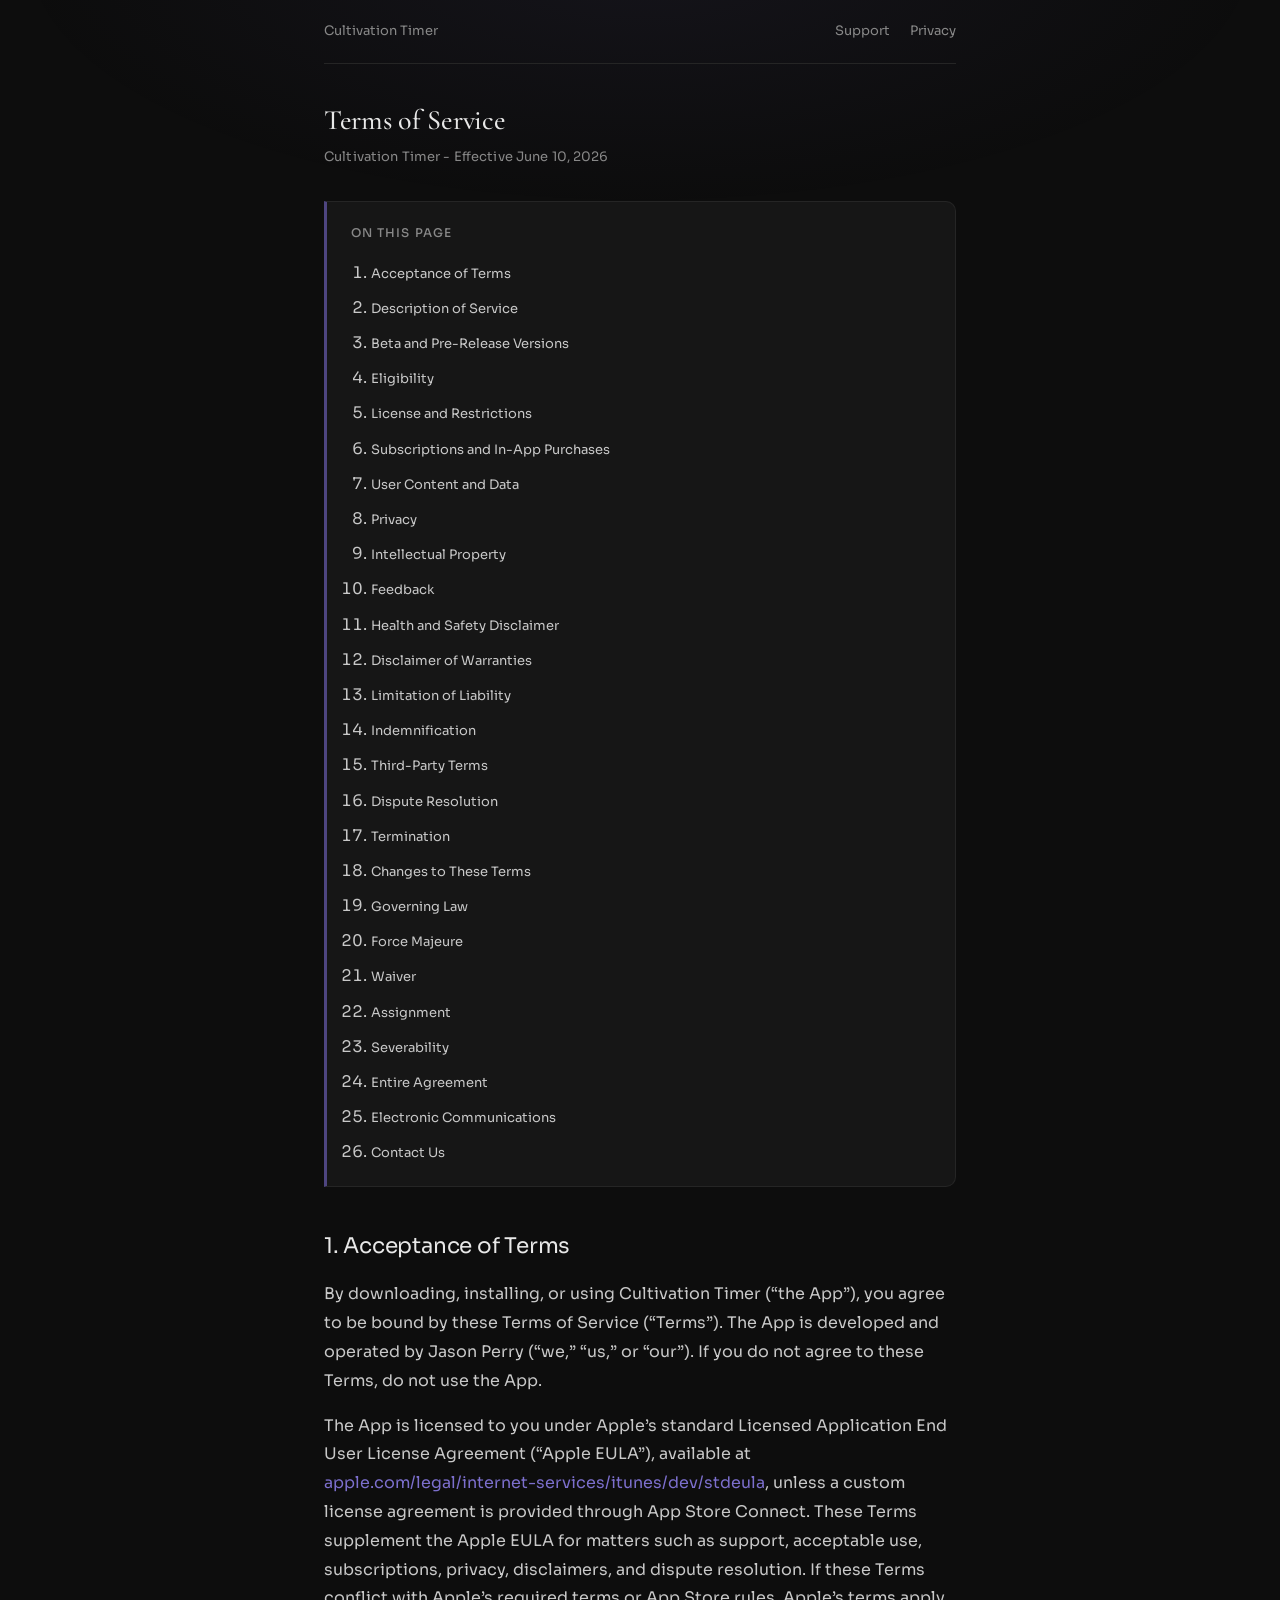
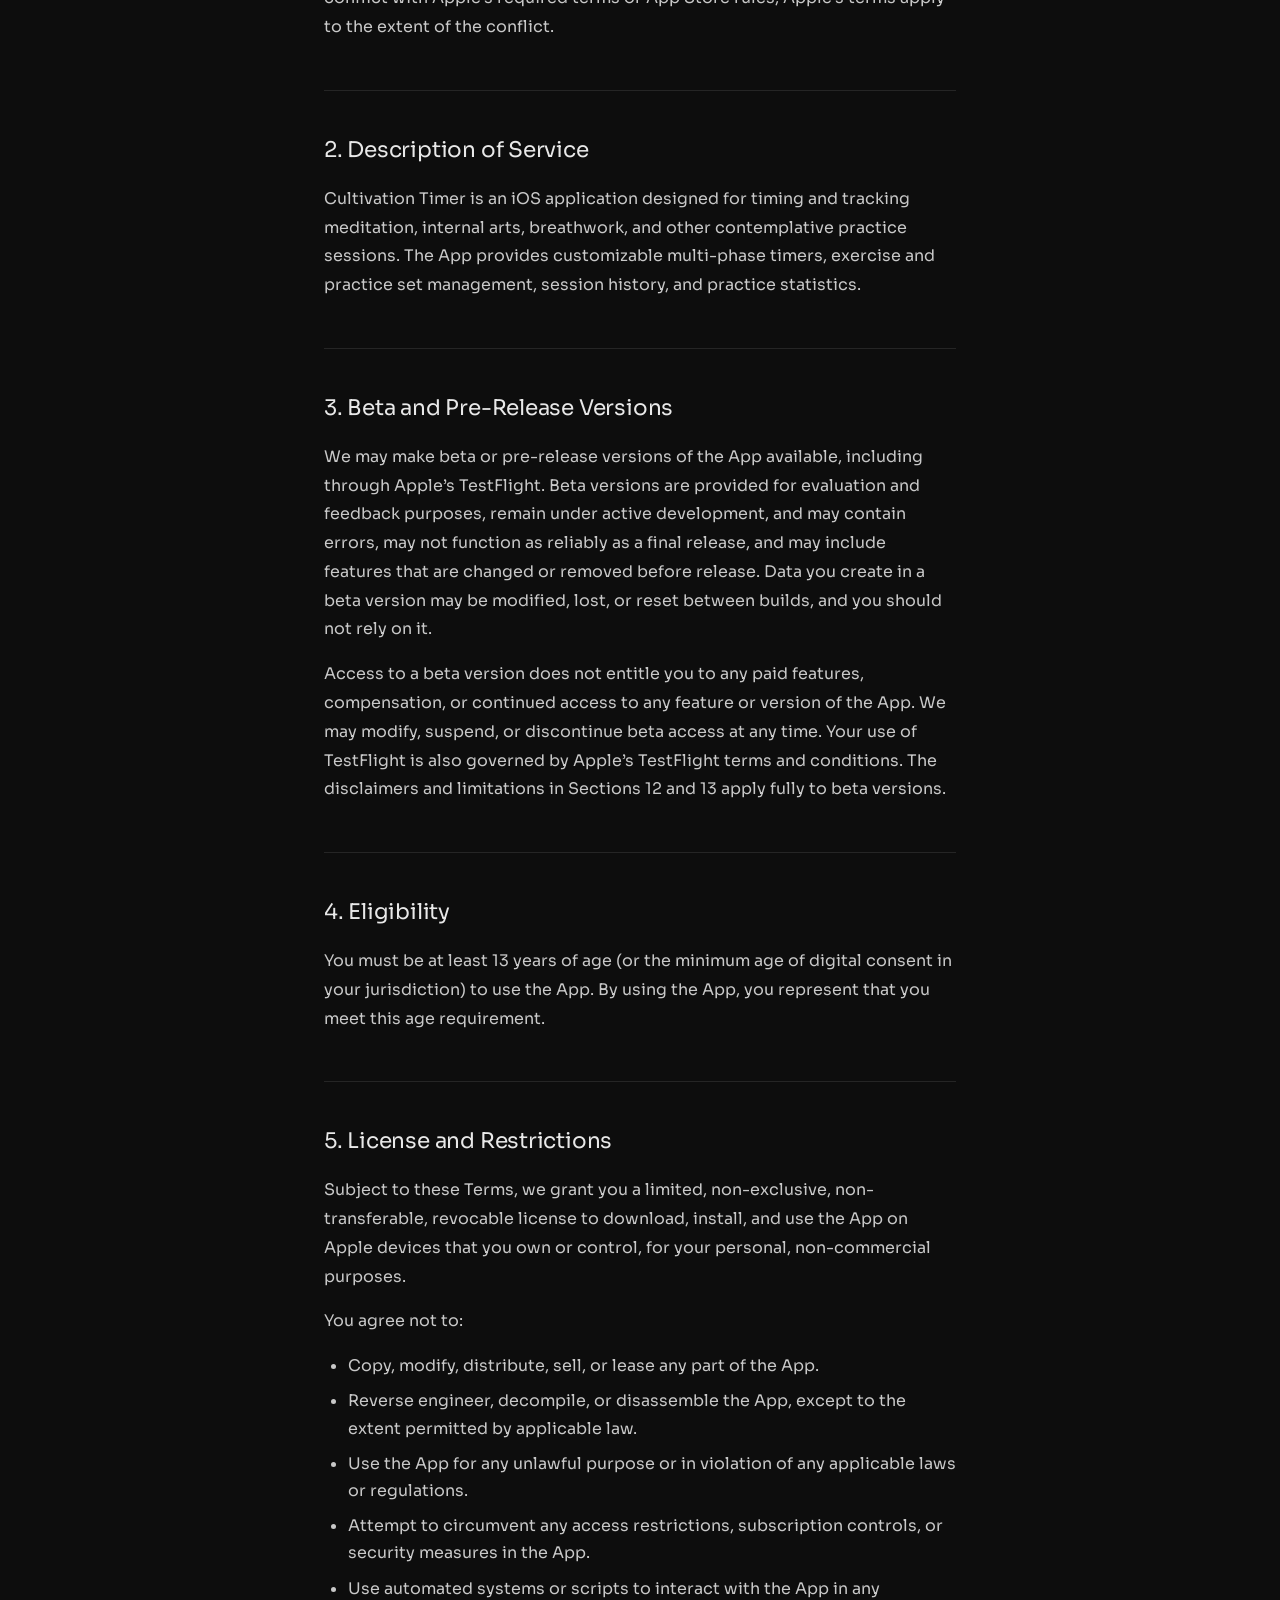
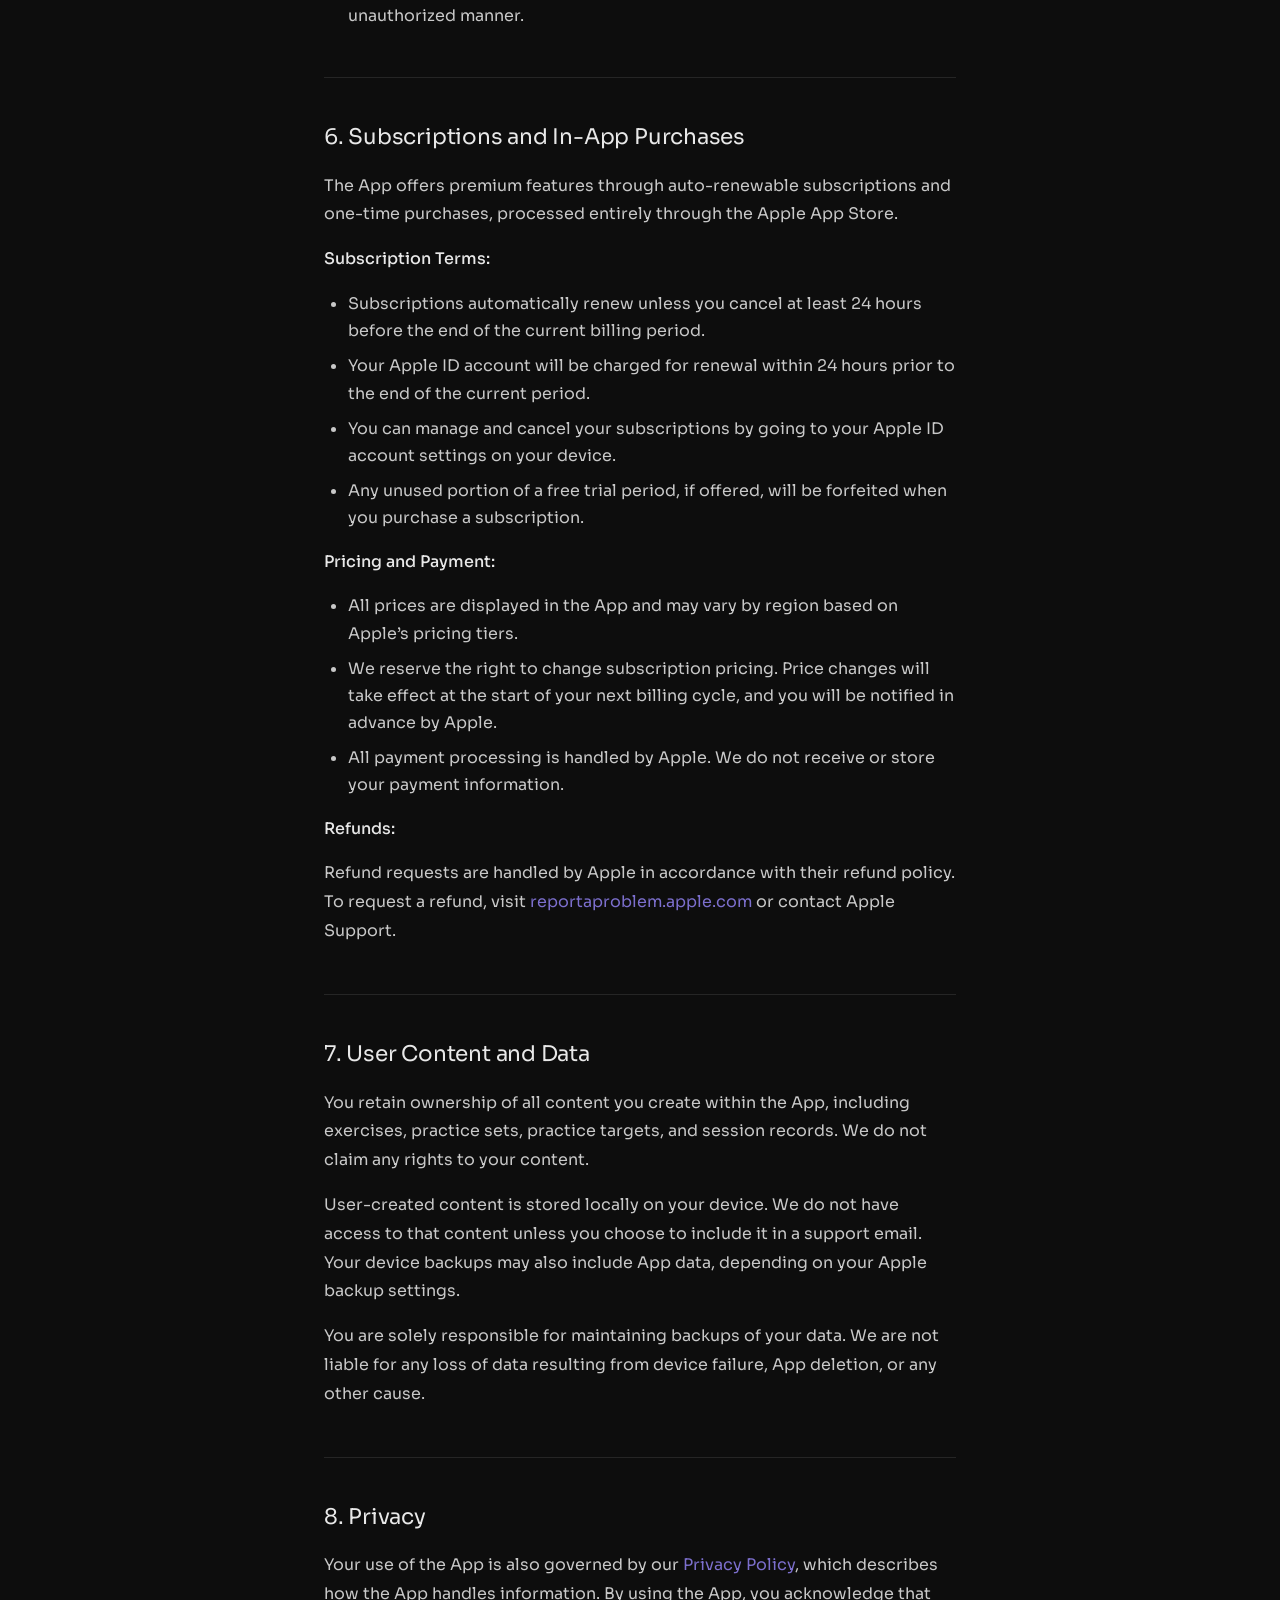
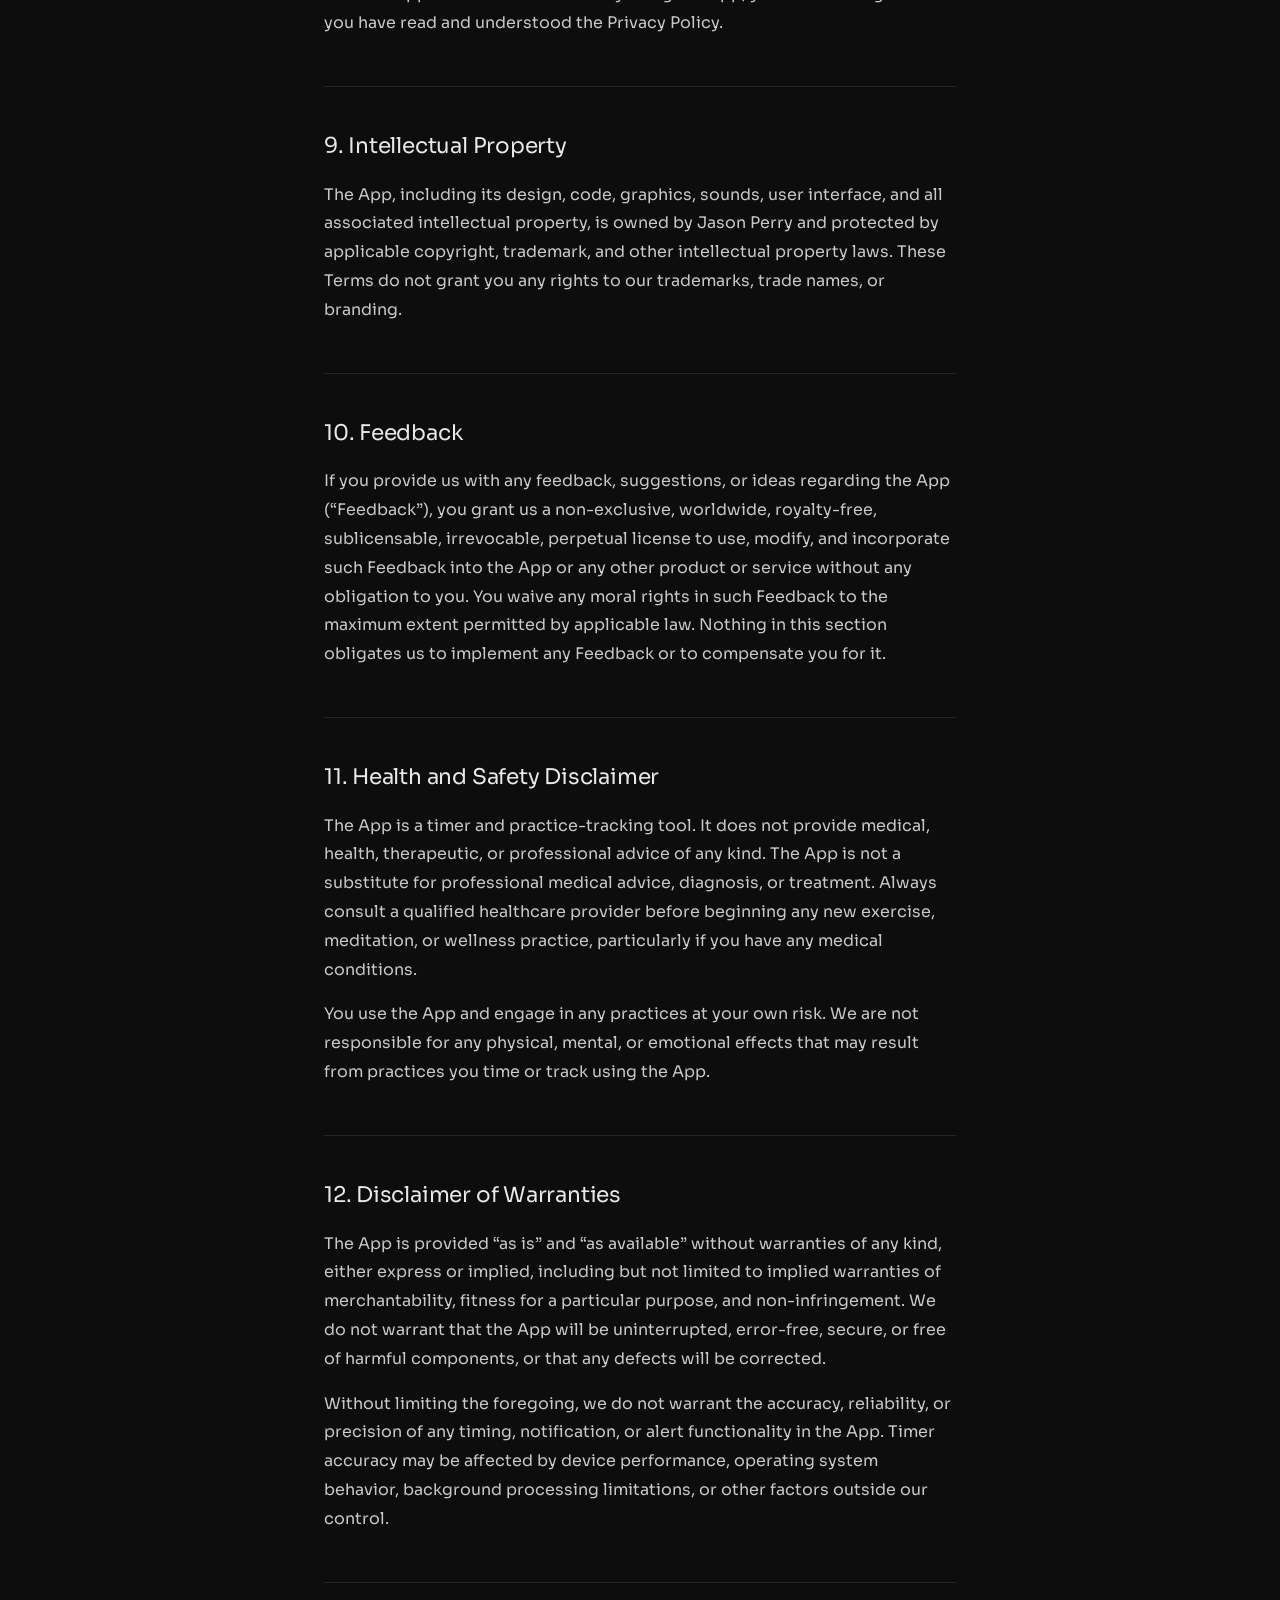
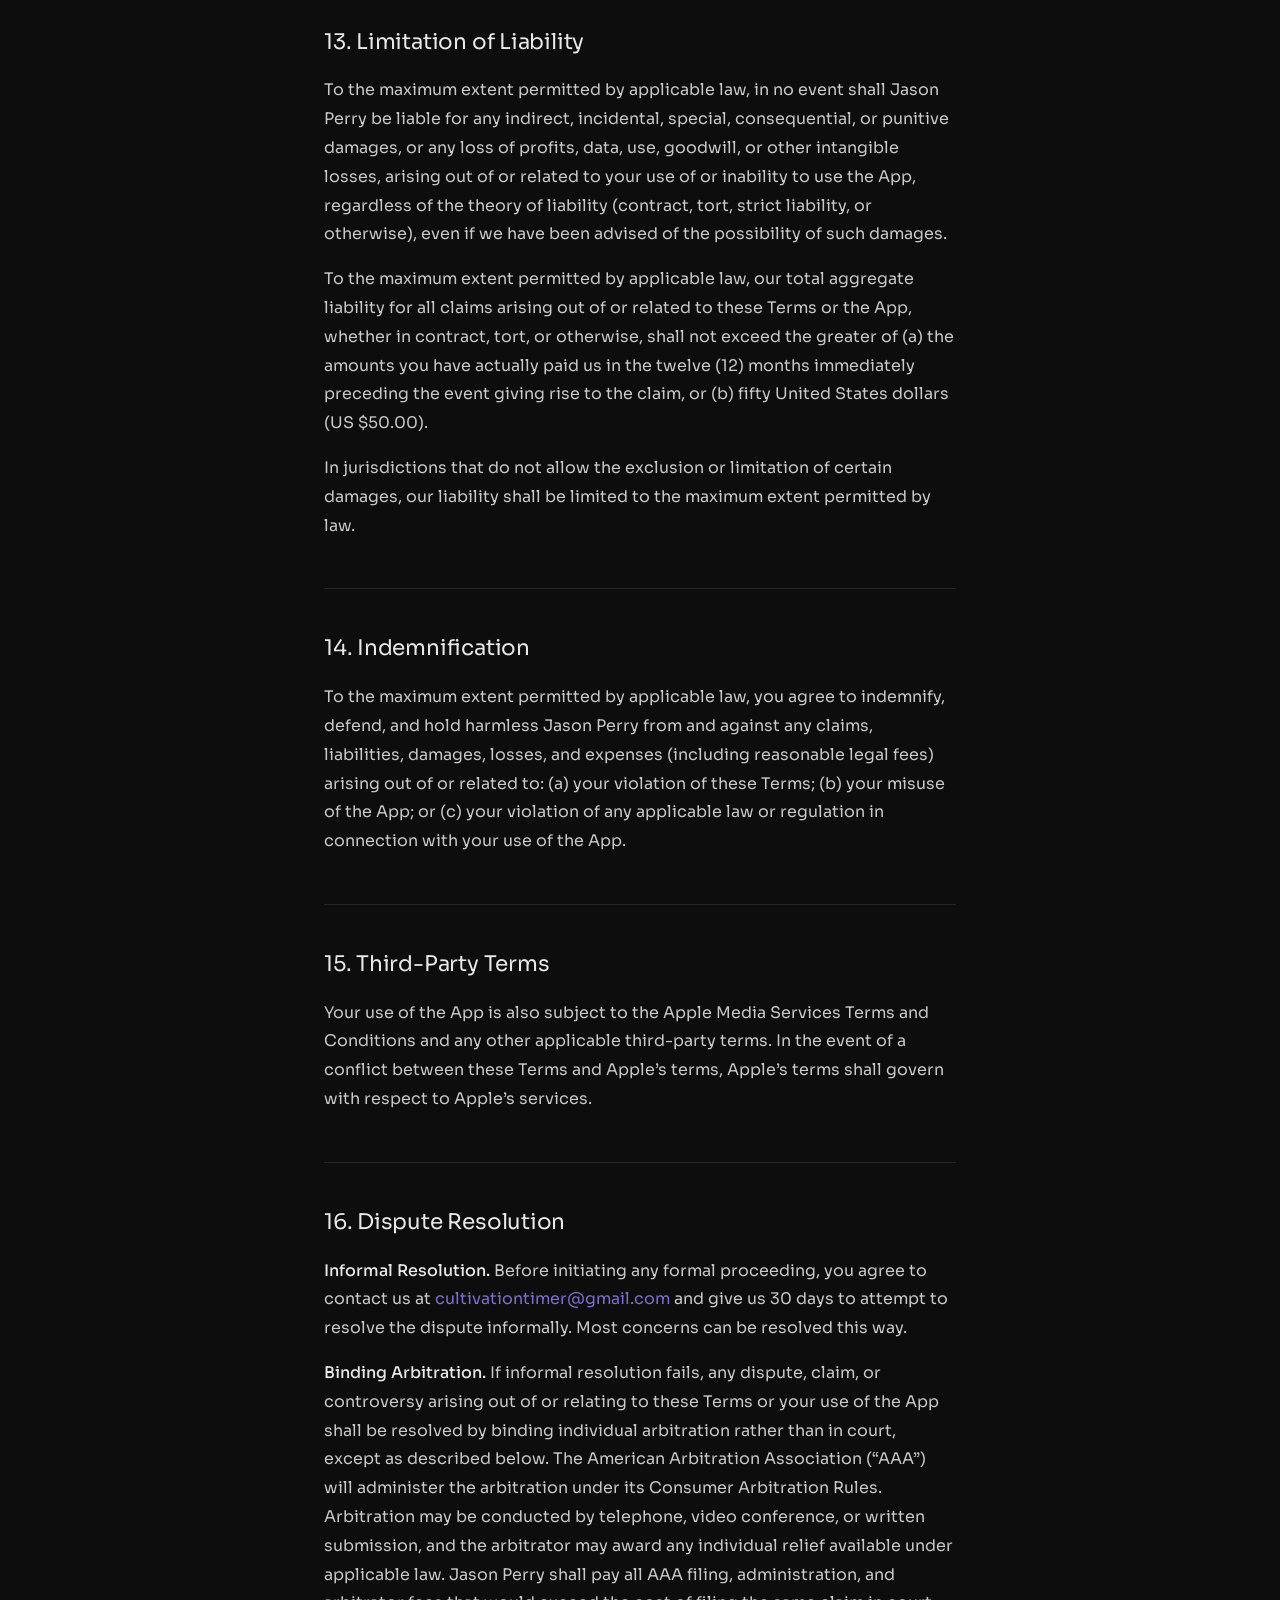
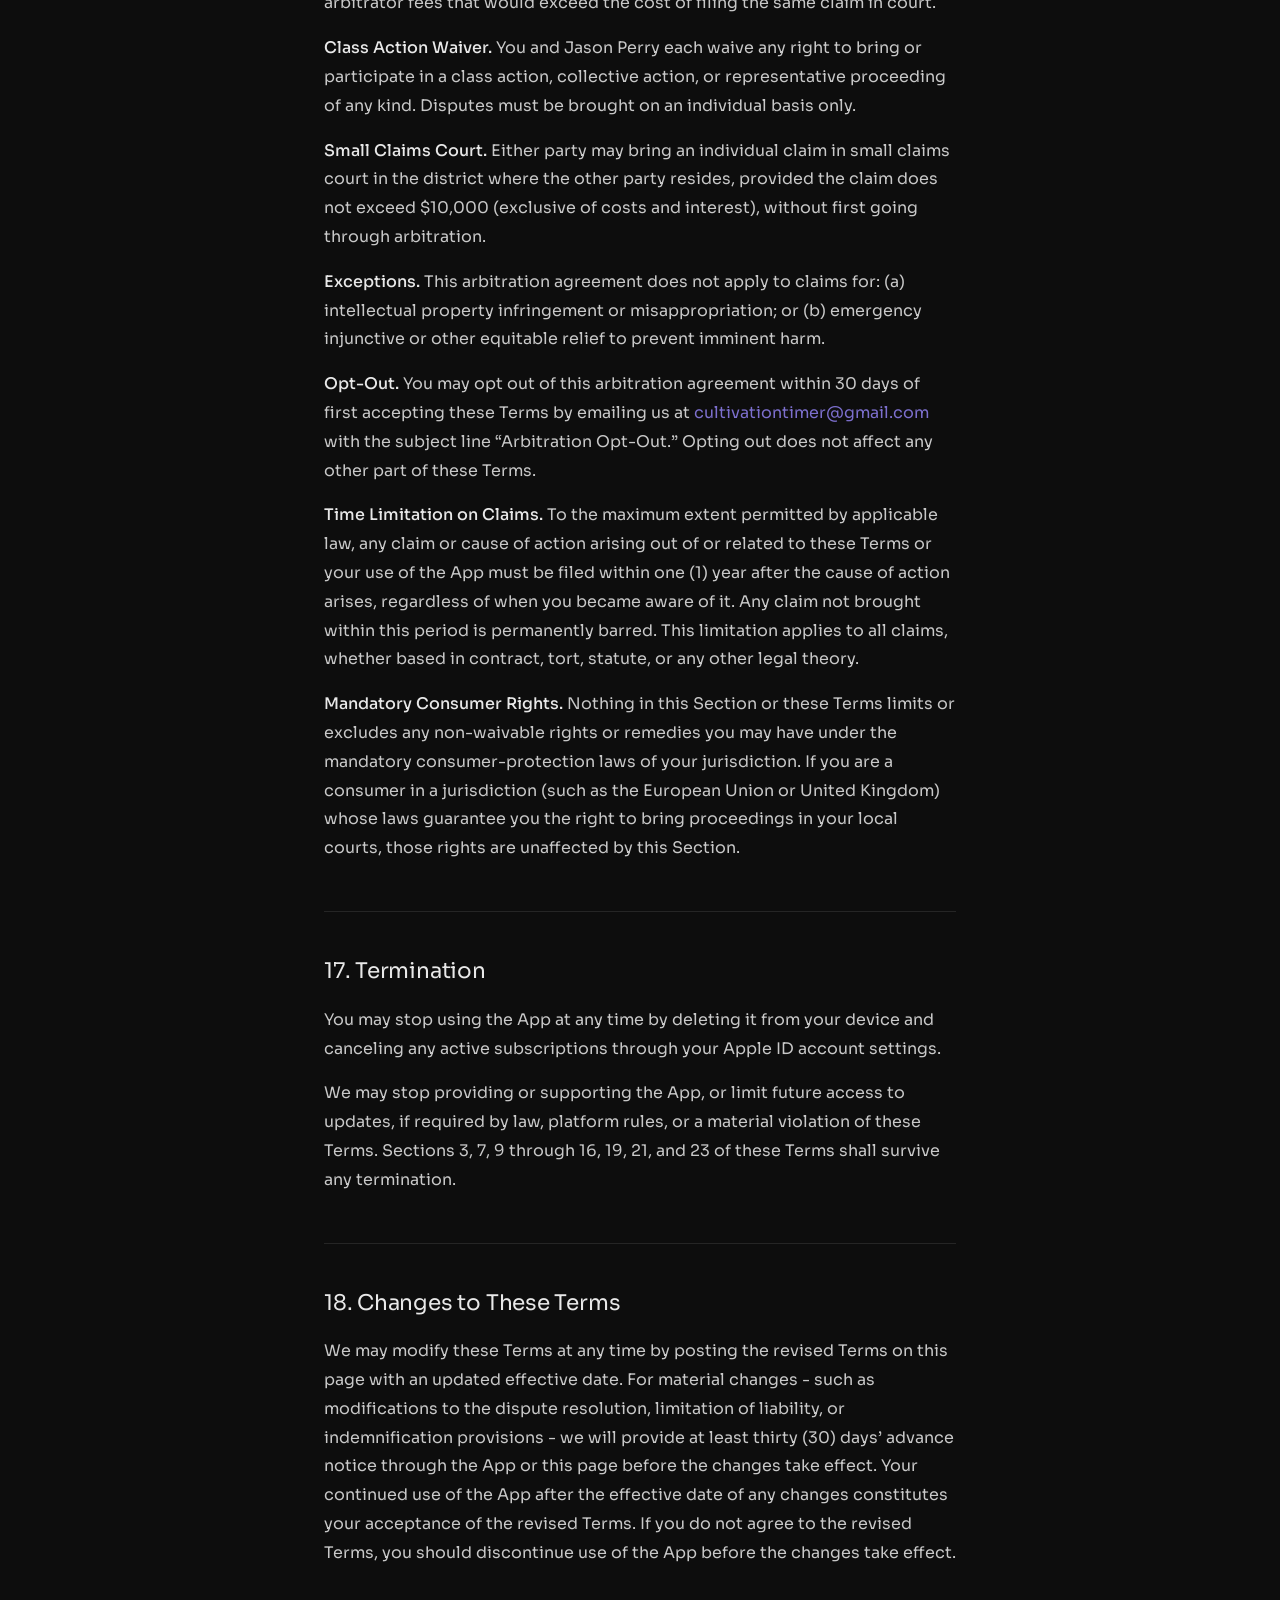
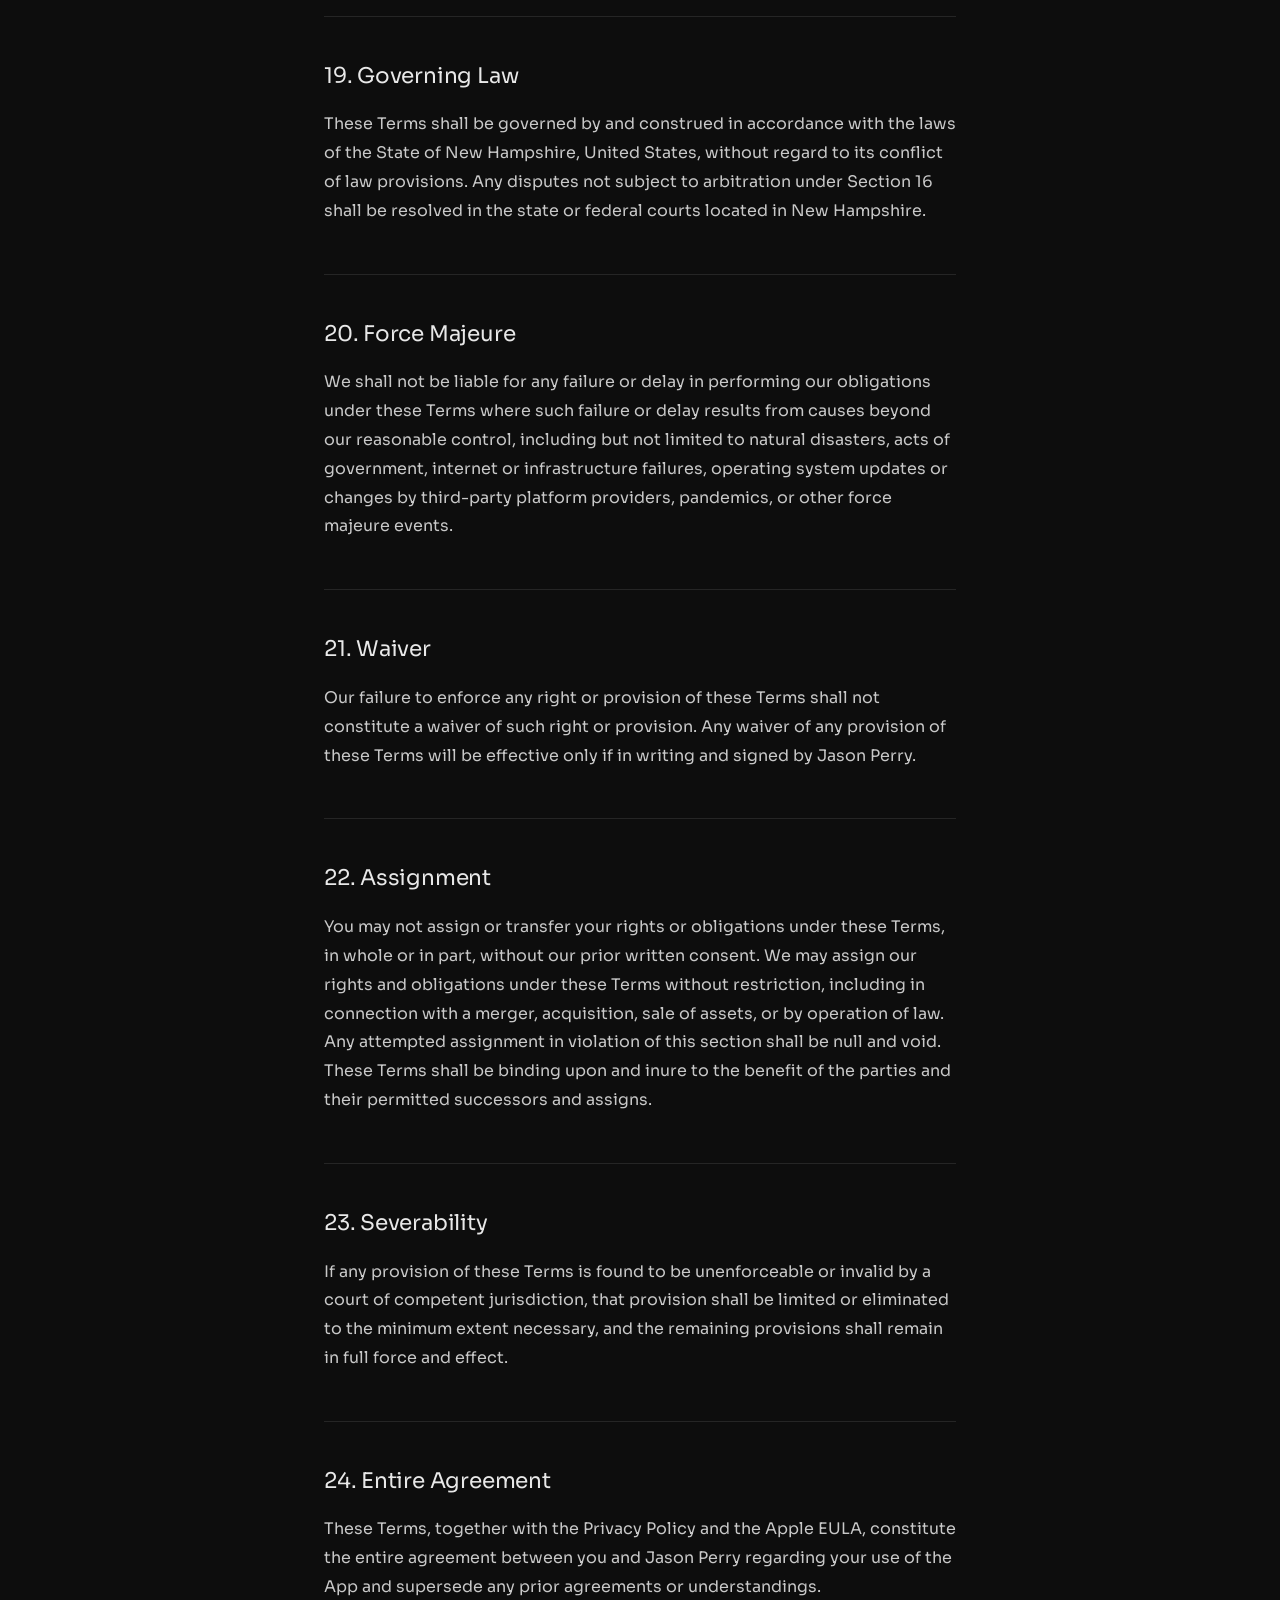
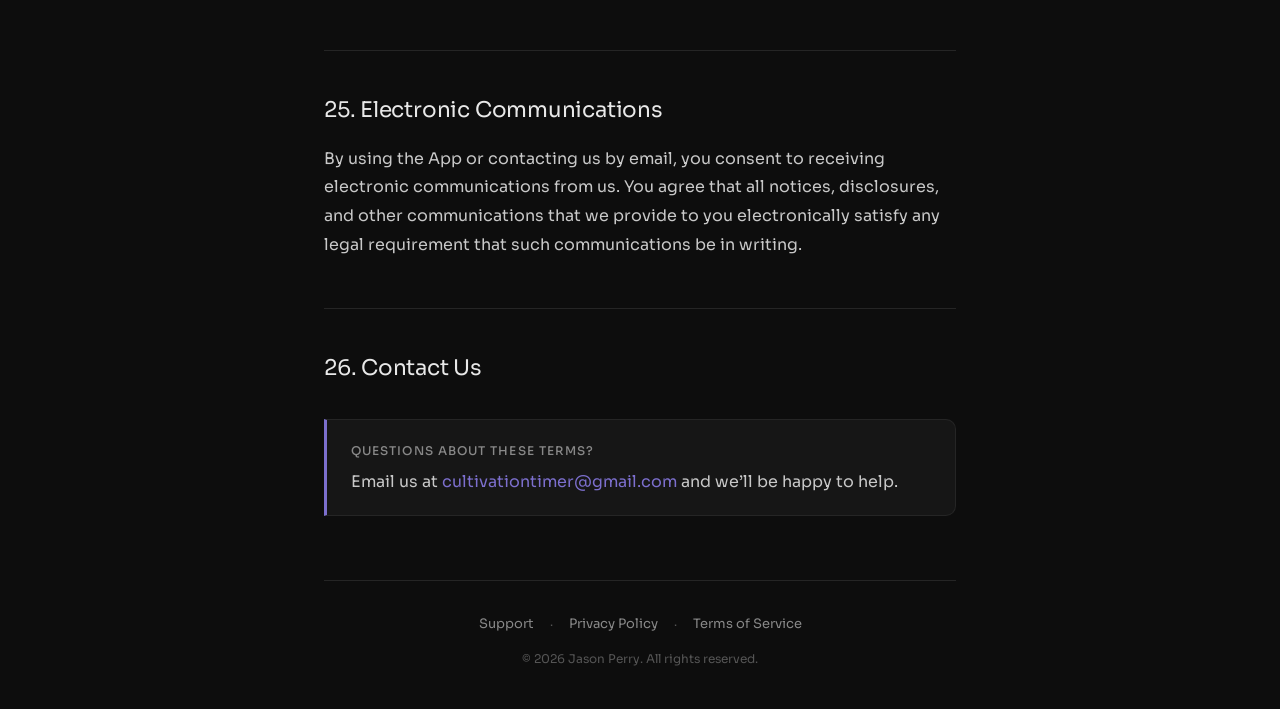
<file: cultivationtimer/terms.html>
<!DOCTYPE html>
<html lang="en">
<head>
    <meta charset="UTF-8">
    <meta name="viewport" content="width=device-width, initial-scale=1.0">
    <title>Terms of Service - Cultivation Timer</title>
    <link rel="preconnect" href="https://fonts.googleapis.com">
    <link rel="preconnect" href="https://fonts.gstatic.com" crossorigin>
    <link rel="stylesheet" href="https://fonts.googleapis.com/css2?family=Cormorant+Garamond:wght@400;500&family=Sora:wght@300;400;500&display=swap">
    <link rel="stylesheet" href="../style.css">
</head>
<body>
    <div class="container">
        <nav class="site-nav">
            <span class="back-link">Cultivation Timer</span>
            <div class="nav-links">
                <a href="support.html">Support</a>
                <a href="privacy.html">Privacy</a>
            </div>
        </nav>

        <h1>Terms of Service</h1>
        <p class="meta">Cultivation Timer - Effective June 10, 2026</p>

        <nav class="toc" aria-label="Page contents">
            <span class="toc-label">On this page</span>
            <ol class="toc-list toc-list--numbered">
                <li><a href="#acceptance-of-terms">Acceptance of Terms</a></li>
                <li><a href="#description-of-service">Description of Service</a></li>
                <li><a href="#beta-and-pre-release-versions">Beta and Pre-Release Versions</a></li>
                <li><a href="#eligibility">Eligibility</a></li>
                <li><a href="#license-and-restrictions">License and Restrictions</a></li>
                <li><a href="#subscriptions-and-in-app-purchases">Subscriptions and In-App Purchases</a></li>
                <li><a href="#user-content-and-data">User Content and Data</a></li>
                <li><a href="#privacy">Privacy</a></li>
                <li><a href="#intellectual-property">Intellectual Property</a></li>
                <li><a href="#feedback">Feedback</a></li>
                <li><a href="#health-and-safety-disclaimer">Health and Safety Disclaimer</a></li>
                <li><a href="#disclaimer-of-warranties">Disclaimer of Warranties</a></li>
                <li><a href="#limitation-of-liability">Limitation of Liability</a></li>
                <li><a href="#indemnification">Indemnification</a></li>
                <li><a href="#third-party-terms">Third-Party Terms</a></li>
                <li><a href="#dispute-resolution">Dispute Resolution</a></li>
                <li><a href="#termination">Termination</a></li>
                <li><a href="#changes-to-these-terms">Changes to These Terms</a></li>
                <li><a href="#governing-law">Governing Law</a></li>
                <li><a href="#force-majeure">Force Majeure</a></li>
                <li><a href="#waiver">Waiver</a></li>
                <li><a href="#assignment">Assignment</a></li>
                <li><a href="#severability">Severability</a></li>
                <li><a href="#entire-agreement">Entire Agreement</a></li>
                <li><a href="#electronic-communications">Electronic Communications</a></li>
                <li><a href="#contact-us">Contact Us</a></li>
            </ol>
        </nav>

        <h2 id="acceptance-of-terms" class="section-heading">1. Acceptance of Terms</h2>
        <p>By downloading, installing, or using Cultivation Timer (&ldquo;the App&rdquo;), you agree to be bound by these Terms of Service (&ldquo;Terms&rdquo;). The App is developed and operated by Jason Perry (&ldquo;we,&rdquo; &ldquo;us,&rdquo; or &ldquo;our&rdquo;). If you do not agree to these Terms, do not use the App.</p>
        <p>The App is licensed to you under Apple&rsquo;s standard Licensed Application End User License Agreement (&ldquo;Apple EULA&rdquo;), available at <a href="https://www.apple.com/legal/internet-services/itunes/dev/stdeula/" target="_blank" rel="noopener">apple.com/legal/internet-services/itunes/dev/stdeula</a>, unless a custom license agreement is provided through App Store Connect. These Terms supplement the Apple EULA for matters such as support, acceptable use, subscriptions, privacy, disclaimers, and dispute resolution. If these Terms conflict with Apple&rsquo;s required terms or App Store rules, Apple&rsquo;s terms apply to the extent of the conflict.</p>

        <h2 id="description-of-service" class="section-heading">2. Description of Service</h2>
        <p>Cultivation Timer is an iOS application designed for timing and tracking meditation, internal arts, breathwork, and other contemplative practice sessions. The App provides customizable multi-phase timers, exercise and practice set management, session history, and practice statistics.</p>

        <h2 id="beta-and-pre-release-versions" class="section-heading">3. Beta and Pre-Release Versions</h2>
        <p>We may make beta or pre-release versions of the App available, including through Apple&rsquo;s TestFlight. Beta versions are provided for evaluation and feedback purposes, remain under active development, and may contain errors, may not function as reliably as a final release, and may include features that are changed or removed before release. Data you create in a beta version may be modified, lost, or reset between builds, and you should not rely on it.</p>
        <p>Access to a beta version does not entitle you to any paid features, compensation, or continued access to any feature or version of the App. We may modify, suspend, or discontinue beta access at any time. Your use of TestFlight is also governed by Apple&rsquo;s TestFlight terms and conditions. The disclaimers and limitations in Sections 12 and 13 apply fully to beta versions.</p>

        <h2 id="eligibility" class="section-heading">4. Eligibility</h2>
        <p>You must be at least 13 years of age (or the minimum age of digital consent in your jurisdiction) to use the App. By using the App, you represent that you meet this age requirement.</p>

        <h2 id="license-and-restrictions" class="section-heading">5. License and Restrictions</h2>
        <p>Subject to these Terms, we grant you a limited, non-exclusive, non-transferable, revocable license to download, install, and use the App on Apple devices that you own or control, for your personal, non-commercial purposes.</p>
        <p>You agree not to:</p>
        <ul>
            <li>Copy, modify, distribute, sell, or lease any part of the App.</li>
            <li>Reverse engineer, decompile, or disassemble the App, except to the extent permitted by applicable law.</li>
            <li>Use the App for any unlawful purpose or in violation of any applicable laws or regulations.</li>
            <li>Attempt to circumvent any access restrictions, subscription controls, or security measures in the App.</li>
            <li>Use automated systems or scripts to interact with the App in any unauthorized manner.</li>
        </ul>

        <h2 id="subscriptions-and-in-app-purchases" class="section-heading">6. Subscriptions and In-App Purchases</h2>
        <p>The App offers premium features through auto-renewable subscriptions and one-time purchases, processed entirely through the Apple App Store.</p>

        <p><strong>Subscription Terms:</strong></p>
        <ul>
            <li>Subscriptions automatically renew unless you cancel at least 24 hours before the end of the current billing period.</li>
            <li>Your Apple ID account will be charged for renewal within 24 hours prior to the end of the current period.</li>
            <li>You can manage and cancel your subscriptions by going to your Apple ID account settings on your device.</li>
            <li>Any unused portion of a free trial period, if offered, will be forfeited when you purchase a subscription.</li>
        </ul>

        <p><strong>Pricing and Payment:</strong></p>
        <ul>
            <li>All prices are displayed in the App and may vary by region based on Apple&rsquo;s pricing tiers.</li>
            <li>We reserve the right to change subscription pricing. Price changes will take effect at the start of your next billing cycle, and you will be notified in advance by Apple.</li>
            <li>All payment processing is handled by Apple. We do not receive or store your payment information.</li>
        </ul>

        <p><strong>Refunds:</strong></p>
        <p>Refund requests are handled by Apple in accordance with their refund policy. To request a refund, visit <a href="https://reportaproblem.apple.com" target="_blank" rel="noopener">reportaproblem.apple.com</a> or contact Apple Support.</p>

        <h2 id="user-content-and-data" class="section-heading">7. User Content and Data</h2>
        <p>You retain ownership of all content you create within the App, including exercises, practice sets, practice targets, and session records. We do not claim any rights to your content.</p>
        <p>User-created content is stored locally on your device. We do not have access to that content unless you choose to include it in a support email. Your device backups may also include App data, depending on your Apple backup settings.</p>
        <p>You are solely responsible for maintaining backups of your data. We are not liable for any loss of data resulting from device failure, App deletion, or any other cause.</p>

        <h2 id="privacy" class="section-heading">8. Privacy</h2>
        <p>Your use of the App is also governed by our <a href="privacy.html">Privacy Policy</a>, which describes how the App handles information. By using the App, you acknowledge that you have read and understood the Privacy Policy.</p>

        <h2 id="intellectual-property" class="section-heading">9. Intellectual Property</h2>
        <p>The App, including its design, code, graphics, sounds, user interface, and all associated intellectual property, is owned by Jason Perry and protected by applicable copyright, trademark, and other intellectual property laws. These Terms do not grant you any rights to our trademarks, trade names, or branding.</p>

        <h2 id="feedback" class="section-heading">10. Feedback</h2>
        <p>If you provide us with any feedback, suggestions, or ideas regarding the App (&ldquo;Feedback&rdquo;), you grant us a non-exclusive, worldwide, royalty-free, sublicensable, irrevocable, perpetual license to use, modify, and incorporate such Feedback into the App or any other product or service without any obligation to you. You waive any moral rights in such Feedback to the maximum extent permitted by applicable law. Nothing in this section obligates us to implement any Feedback or to compensate you for it.</p>

        <h2 id="health-and-safety-disclaimer" class="section-heading">11. Health and Safety Disclaimer</h2>
        <p>The App is a timer and practice-tracking tool. It does not provide medical, health, therapeutic, or professional advice of any kind. The App is not a substitute for professional medical advice, diagnosis, or treatment. Always consult a qualified healthcare provider before beginning any new exercise, meditation, or wellness practice, particularly if you have any medical conditions.</p>
        <p>You use the App and engage in any practices at your own risk. We are not responsible for any physical, mental, or emotional effects that may result from practices you time or track using the App.</p>

        <h2 id="disclaimer-of-warranties" class="section-heading">12. Disclaimer of Warranties</h2>
        <p>The App is provided &ldquo;as is&rdquo; and &ldquo;as available&rdquo; without warranties of any kind, either express or implied, including but not limited to implied warranties of merchantability, fitness for a particular purpose, and non-infringement. We do not warrant that the App will be uninterrupted, error-free, secure, or free of harmful components, or that any defects will be corrected.</p>
        <p>Without limiting the foregoing, we do not warrant the accuracy, reliability, or precision of any timing, notification, or alert functionality in the App. Timer accuracy may be affected by device performance, operating system behavior, background processing limitations, or other factors outside our control.</p>

        <h2 id="limitation-of-liability" class="section-heading">13. Limitation of Liability</h2>
        <p>To the maximum extent permitted by applicable law, in no event shall Jason Perry be liable for any indirect, incidental, special, consequential, or punitive damages, or any loss of profits, data, use, goodwill, or other intangible losses, arising out of or related to your use of or inability to use the App, regardless of the theory of liability (contract, tort, strict liability, or otherwise), even if we have been advised of the possibility of such damages.</p>
        <p>To the maximum extent permitted by applicable law, our total aggregate liability for all claims arising out of or related to these Terms or the App, whether in contract, tort, or otherwise, shall not exceed the greater of (a) the amounts you have actually paid us in the twelve (12) months immediately preceding the event giving rise to the claim, or (b) fifty United States dollars (US $50.00).</p>
        <p>In jurisdictions that do not allow the exclusion or limitation of certain damages, our liability shall be limited to the maximum extent permitted by law.</p>

        <h2 id="indemnification" class="section-heading">14. Indemnification</h2>
        <p>To the maximum extent permitted by applicable law, you agree to indemnify, defend, and hold harmless Jason Perry from and against any claims, liabilities, damages, losses, and expenses (including reasonable legal fees) arising out of or related to: (a) your violation of these Terms; (b) your misuse of the App; or (c) your violation of any applicable law or regulation in connection with your use of the App.</p>

        <h2 id="third-party-terms" class="section-heading">15. Third-Party Terms</h2>
        <p>Your use of the App is also subject to the Apple Media Services Terms and Conditions and any other applicable third-party terms. In the event of a conflict between these Terms and Apple&rsquo;s terms, Apple&rsquo;s terms shall govern with respect to Apple&rsquo;s services.</p>

        <h2 id="dispute-resolution" class="section-heading">16. Dispute Resolution</h2>
        <p><strong>Informal Resolution.</strong> Before initiating any formal proceeding, you agree to contact us at <a href="mailto:cultivationtimer@gmail.com">cultivationtimer@gmail.com</a> and give us 30 days to attempt to resolve the dispute informally. Most concerns can be resolved this way.</p>

        <p><strong>Binding Arbitration.</strong> If informal resolution fails, any dispute, claim, or controversy arising out of or relating to these Terms or your use of the App shall be resolved by binding individual arbitration rather than in court, except as described below. The American Arbitration Association (&ldquo;AAA&rdquo;) will administer the arbitration under its Consumer Arbitration Rules. Arbitration may be conducted by telephone, video conference, or written submission, and the arbitrator may award any individual relief available under applicable law. Jason Perry shall pay all AAA filing, administration, and arbitrator fees that would exceed the cost of filing the same claim in court.</p>

        <p><strong>Class Action Waiver.</strong> You and Jason Perry each waive any right to bring or participate in a class action, collective action, or representative proceeding of any kind. Disputes must be brought on an individual basis only.</p>

        <p><strong>Small Claims Court.</strong> Either party may bring an individual claim in small claims court in the district where the other party resides, provided the claim does not exceed $10,000 (exclusive of costs and interest), without first going through arbitration.</p>

        <p><strong>Exceptions.</strong> This arbitration agreement does not apply to claims for: (a) intellectual property infringement or misappropriation; or (b) emergency injunctive or other equitable relief to prevent imminent harm.</p>

        <p><strong>Opt-Out.</strong> You may opt out of this arbitration agreement within 30 days of first accepting these Terms by emailing us at <a href="mailto:cultivationtimer@gmail.com">cultivationtimer@gmail.com</a> with the subject line &ldquo;Arbitration Opt-Out.&rdquo; Opting out does not affect any other part of these Terms.</p>

        <p><strong>Time Limitation on Claims.</strong> To the maximum extent permitted by applicable law, any claim or cause of action arising out of or related to these Terms or your use of the App must be filed within one (1) year after the cause of action arises, regardless of when you became aware of it. Any claim not brought within this period is permanently barred. This limitation applies to all claims, whether based in contract, tort, statute, or any other legal theory.</p>

        <p><strong>Mandatory Consumer Rights.</strong> Nothing in this Section or these Terms limits or excludes any non-waivable rights or remedies you may have under the mandatory consumer-protection laws of your jurisdiction. If you are a consumer in a jurisdiction (such as the European Union or United Kingdom) whose laws guarantee you the right to bring proceedings in your local courts, those rights are unaffected by this Section.</p>

        <h2 id="termination" class="section-heading">17. Termination</h2>
        <p>You may stop using the App at any time by deleting it from your device and canceling any active subscriptions through your Apple ID account settings.</p>
        <p>We may stop providing or supporting the App, or limit future access to updates, if required by law, platform rules, or a material violation of these Terms. Sections 3, 7, 9 through 16, 19, 21, and 23 of these Terms shall survive any termination.</p>

        <h2 id="changes-to-these-terms" class="section-heading">18. Changes to These Terms</h2>
        <p>We may modify these Terms at any time by posting the revised Terms on this page with an updated effective date. For material changes - such as modifications to the dispute resolution, limitation of liability, or indemnification provisions - we will provide at least thirty (30) days&rsquo; advance notice through the App or this page before the changes take effect. Your continued use of the App after the effective date of any changes constitutes your acceptance of the revised Terms. If you do not agree to the revised Terms, you should discontinue use of the App before the changes take effect.</p>

        <h2 id="governing-law" class="section-heading">19. Governing Law</h2>
        <p>These Terms shall be governed by and construed in accordance with the laws of the State of New Hampshire, United States, without regard to its conflict of law provisions. Any disputes not subject to arbitration under Section 16 shall be resolved in the state or federal courts located in New Hampshire.</p>

        <h2 id="force-majeure" class="section-heading">20. Force Majeure</h2>
        <p>We shall not be liable for any failure or delay in performing our obligations under these Terms where such failure or delay results from causes beyond our reasonable control, including but not limited to natural disasters, acts of government, internet or infrastructure failures, operating system updates or changes by third-party platform providers, pandemics, or other force majeure events.</p>

        <h2 id="waiver" class="section-heading">21. Waiver</h2>
        <p>Our failure to enforce any right or provision of these Terms shall not constitute a waiver of such right or provision. Any waiver of any provision of these Terms will be effective only if in writing and signed by Jason Perry.</p>

        <h2 id="assignment" class="section-heading">22. Assignment</h2>
        <p>You may not assign or transfer your rights or obligations under these Terms, in whole or in part, without our prior written consent. We may assign our rights and obligations under these Terms without restriction, including in connection with a merger, acquisition, sale of assets, or by operation of law. Any attempted assignment in violation of this section shall be null and void. These Terms shall be binding upon and inure to the benefit of the parties and their permitted successors and assigns.</p>

        <h2 id="severability" class="section-heading">23. Severability</h2>
        <p>If any provision of these Terms is found to be unenforceable or invalid by a court of competent jurisdiction, that provision shall be limited or eliminated to the minimum extent necessary, and the remaining provisions shall remain in full force and effect.</p>

        <h2 id="entire-agreement" class="section-heading">24. Entire Agreement</h2>
        <p>These Terms, together with the Privacy Policy and the Apple EULA, constitute the entire agreement between you and Jason Perry regarding your use of the App and supersede any prior agreements or understandings.</p>

        <h2 id="electronic-communications" class="section-heading">25. Electronic Communications</h2>
        <p>By using the App or contacting us by email, you consent to receiving electronic communications from us. You agree that all notices, disclosures, and other communications that we provide to you electronically satisfy any legal requirement that such communications be in writing.</p>

        <h2 id="contact-us" class="section-heading">26. Contact Us</h2>
        <div class="contact-box">
            <span class="contact-label">Questions about these terms?</span>
            <p>Email us at <a href="mailto:cultivationtimer@gmail.com">cultivationtimer@gmail.com</a> and we&rsquo;ll be happy to help.</p>
        </div>

        <footer class="site-footer">
            <div class="footer-links">
                <a href="support.html">Support</a>
                <span class="footer-sep" aria-hidden="true">·</span>
                <a href="privacy.html">Privacy Policy</a>
                <span class="footer-sep" aria-hidden="true">·</span>
                <a href="terms.html">Terms of Service</a>
            </div>
            <p class="footer-copy">&copy; 2026 Jason Perry. All rights reserved.</p>
        </footer>
    </div>
</body>
</html>
</file>
<file: style.css>
/* ═══════════════════════════════════════════════════════
   Design Tokens
   ═══════════════════════════════════════════════════════ */
:root {
    /* Backgrounds */
    --bg:             #0d0d0d;
    --surface:        #161616;
    --surface-raised: #1e1e1e;

    /* Borders */
    --border:         #252525;
    --border-strong:  #333333;

    /* Accent - indigo/violet */
    --accent:         #7c6fcd;
    --accent-hover:   #8f83db;
    --accent-muted:   #4e4580;
    --accent-subtle:  rgba(124, 111, 205, 0.08);

    /* Text hierarchy */
    --text:           #e8e8e8;
    --text-secondary: #c8c8c8;
    --text-muted:     #888888;
    --text-disabled:  #555555;

    /* Type scale */
    --text-xs:   0.75rem;
    --text-sm:   0.8125rem;
    --text-base: 1rem;
    --text-lg:   1.125rem;
    --text-xl:   1.35rem;
    --text-2xl:  1.75rem;
    --text-3xl:  2.75rem;

    /* Spacing */
    --space-1:  4px;
    --space-2:  8px;
    --space-3:  12px;
    --space-4:  16px;
    --space-5:  20px;
    --space-6:  24px;
    --space-8:  32px;
    --space-10: 40px;
    --space-12: 48px;
    --space-16: 64px;

    /* Radius */
    --radius-sm:   6px;
    --radius-md:   10px;
    --radius-lg:   16px;
    --radius-xl:   20px;
    --radius-full: 9999px;

    /* Transitions */
    --transition-fast: 150ms ease;
    --transition-base: 200ms ease;
    --transition-slow: 300ms ease;
}

/* ═══════════════════════════════════════════════════════
   Reset
   ═══════════════════════════════════════════════════════ */
*, *::before, *::after {
    margin: 0;
    padding: 0;
    box-sizing: border-box;
}

/* ═══════════════════════════════════════════════════════
   Base
   ═══════════════════════════════════════════════════════ */
body {
    font-family: 'Sora', -apple-system, BlinkMacSystemFont, 'Segoe UI', sans-serif;
    font-weight: 400;
    background: var(--bg);
    color: var(--text);
    line-height: 1.75;
    min-height: 100vh;
    -webkit-font-smoothing: antialiased;
    -moz-osx-font-smoothing: grayscale;
}

/* Subtle ambient glow from top */
body::before {
    content: '';
    position: fixed;
    inset: 0;
    background: radial-gradient(ellipse 70% 40% at 50% -5%, rgba(124, 111, 205, 0.07) 0%, transparent 70%);
    pointer-events: none;
    z-index: -1;
}

a {
    color: var(--accent);
    text-decoration: none;
    transition: color var(--transition-fast);
}

a:hover { color: var(--accent-hover); }

/* ═══════════════════════════════════════════════════════
   Layout
   ═══════════════════════════════════════════════════════ */
.container {
    max-width: 680px;
    margin: 0 auto;
    padding: 0 var(--space-6);
}

.container--wide {
    max-width: 820px;
}

/* ═══════════════════════════════════════════════════════
   Typography
   ═══════════════════════════════════════════════════════ */
h1 {
    font-family: 'Cormorant Garamond', Georgia, 'Times New Roman', serif;
    font-size: var(--text-2xl);
    font-weight: 500;
    letter-spacing: -0.01em;
    color: var(--text);
    line-height: 1.2;
    margin-bottom: var(--space-2);
}

h2 {
    font-size: var(--text-xl);
    font-weight: 400;
    letter-spacing: -0.01em;
    color: var(--text);
    margin: var(--space-12) 0 var(--space-4);
}

h3 {
    font-size: var(--text-lg);
    font-weight: 400;
    color: var(--text);
    margin: var(--space-6) 0 var(--space-2);
}

p {
    font-size: var(--text-base);
    color: var(--text-secondary);
    margin-bottom: var(--space-4);
    line-height: 1.8;
}

p:last-child { margin-bottom: 0; }

ul, ol {
    margin: 0 0 var(--space-4) var(--space-6);
    color: var(--text-secondary);
}

li {
    margin-bottom: var(--space-2);
    line-height: 1.7;
}

strong {
    color: var(--text);
    font-weight: 500;
}

.meta {
    color: var(--text-muted);
    font-size: var(--text-sm);
    letter-spacing: 0.01em;
    margin-bottom: var(--space-8);
}

/* ═══════════════════════════════════════════════════════
   Table
   ═══════════════════════════════════════════════════════ */
table {
    width: 100%;
    border-collapse: collapse;
    margin: var(--space-3) 0 var(--space-6);
    font-size: var(--text-sm);
}

th, td {
    text-align: left;
    padding: var(--space-3) var(--space-4);
    border-bottom: 1px solid var(--border);
    color: var(--text-secondary);
    line-height: 1.6;
}

th {
    color: var(--text-muted);
    font-weight: 500;
    font-size: var(--text-xs);
    text-transform: uppercase;
    letter-spacing: 0.08em;
    border-bottom: 1px solid var(--border-strong);
}

/* ═══════════════════════════════════════════════════════
   Site Nav
   ═══════════════════════════════════════════════════════ */
.site-nav {
    display: flex;
    align-items: center;
    justify-content: space-between;
    padding: var(--space-5) 0;
    border-bottom: 1px solid var(--border);
    margin-bottom: var(--space-10);
}

.site-nav .back-link {
    display: inline-flex;
    align-items: center;
    gap: 6px;
    color: var(--text-muted);
    font-size: var(--text-sm);
    transition: color var(--transition-fast);
}

.site-nav .back-link:hover { color: var(--text-secondary); }

.site-nav .back-link svg {
    width: 14px;
    height: 14px;
    flex-shrink: 0;
}

.site-nav .nav-links {
    display: flex;
    align-items: center;
    gap: var(--space-5);
}

.site-nav .nav-links a {
    color: var(--text-muted);
    font-size: var(--text-sm);
    transition: color var(--transition-fast);
}

.site-nav .nav-links a:hover { color: var(--accent); }

/* ═══════════════════════════════════════════════════════
   Section Heading
   ═══════════════════════════════════════════════════════ */
.section-heading {
    font-size: var(--text-xl);
    font-weight: 400;
    color: var(--text);
    letter-spacing: -0.01em;
    margin-top: var(--space-12);
    margin-bottom: var(--space-4);
    padding-top: var(--space-10);
    border-top: 1px solid var(--border);
}

/* First heading on a page - no top divider */
.section-heading:first-of-type {
    margin-top: var(--space-2);
    padding-top: 0;
    border-top: none;
}

/* ═══════════════════════════════════════════════════════
   Contact Box
   ═══════════════════════════════════════════════════════ */
.contact-box {
    background: var(--surface);
    border: 1px solid var(--border);
    border-left: 3px solid var(--accent);
    border-radius: 0 var(--radius-md) var(--radius-md) 0;
    padding: var(--space-5) var(--space-6);
    margin: var(--space-8) 0;
}

.contact-box p {
    color: var(--text-secondary);
    font-size: var(--text-base);
    margin-bottom: var(--space-2);
    line-height: 1.65;
}

.contact-box p:last-child { margin-bottom: 0; }

.contact-label {
    display: block;
    font-size: var(--text-xs);
    font-weight: 500;
    color: var(--text-muted);
    text-transform: uppercase;
    letter-spacing: 0.09em;
    margin-bottom: var(--space-2);
}

/* ═══════════════════════════════════════════════════════
   Table of Contents
   ═══════════════════════════════════════════════════════ */
.toc {
    background: var(--surface);
    border: 1px solid var(--border);
    border-left: 3px solid var(--accent-muted);
    border-radius: 0 var(--radius-md) var(--radius-md) 0;
    padding: var(--space-5) var(--space-6);
    margin: var(--space-6) 0 var(--space-10);
}

.toc-label {
    font-size: var(--text-xs);
    font-weight: 500;
    color: var(--text-muted);
    text-transform: uppercase;
    letter-spacing: 0.09em;
    margin-bottom: var(--space-4);
    display: block;
}

.toc-list {
    list-style: none;
    margin: 0;
    padding: 0;
    display: flex;
    flex-direction: column;
    gap: var(--space-2);
}

.toc-list li { margin-bottom: 0; }

.toc-list a {
    color: var(--text-secondary);
    font-size: var(--text-sm);
    transition: color var(--transition-fast);
    line-height: 1.5;
}

.toc-list a:hover { color: var(--accent); }

/* Numbered ToC (Terms of Service) */
.toc-list--numbered {
    list-style: decimal;
    padding-left: var(--space-5);
}

/* ═══════════════════════════════════════════════════════
   Accordion
   ═══════════════════════════════════════════════════════ */
.accordion {
    border-top: 1px solid var(--border);
    margin-bottom: var(--space-2);
}

.accordion-item {
    border-bottom: 1px solid var(--border);
}

.accordion-trigger {
    width: 100%;
    display: flex;
    align-items: center;
    justify-content: space-between;
    gap: var(--space-4);
    padding: var(--space-5) 0;
    background: none;
    border: none;
    color: var(--text-secondary);
    font-family: 'Sora', -apple-system, sans-serif;
    font-size: var(--text-base);
    font-weight: 400;
    text-align: left;
    cursor: pointer;
    line-height: 1.55;
    transition: color var(--transition-fast);
}

.accordion-trigger:hover { color: var(--text); }
.accordion-trigger[aria-expanded="true"] { color: var(--text); }

.accordion-icon {
    width: 16px;
    height: 16px;
    flex-shrink: 0;
    color: var(--text-muted);
    transition: transform var(--transition-base), color var(--transition-fast);
}

.accordion-trigger[aria-expanded="true"] .accordion-icon {
    transform: rotate(180deg);
    color: var(--accent);
}

.accordion-panel {
    overflow: hidden;
    transition: max-height var(--transition-slow);
}

.accordion-body {
    padding-bottom: var(--space-5);
}

.accordion-body p {
    font-size: var(--text-base);
    margin-bottom: var(--space-3);
    color: var(--text-secondary);
    line-height: 1.75;
}

.accordion-body p:last-child { margin-bottom: 0; }

.accordion-body ul,
.accordion-body ol {
    font-size: var(--text-base);
    margin-bottom: var(--space-3);
    color: var(--text-secondary);
}

.accordion-body a { color: var(--accent); }
.accordion-body a:hover { color: var(--accent-hover); }

/* ═══════════════════════════════════════════════════════
   Site Footer
   ═══════════════════════════════════════════════════════ */
.site-footer {
    border-top: 1px solid var(--border);
    padding: var(--space-8) 0 var(--space-10);
    margin-top: var(--space-16);
    text-align: center;
}

.footer-links {
    display: flex;
    justify-content: center;
    align-items: center;
    gap: var(--space-4);
    flex-wrap: wrap;
    margin-bottom: var(--space-3);
}

.footer-links a {
    font-size: var(--text-sm);
    color: var(--text-muted);
    transition: color var(--transition-fast);
}

.footer-links a:hover { color: var(--accent); }

.footer-sep {
    color: var(--text-disabled);
    font-size: var(--text-xs);
    user-select: none;
}

.footer-copy {
    font-size: var(--text-xs);
    color: var(--text-disabled);
    margin-bottom: 0;
}

/* ═══════════════════════════════════════════════════════
   TODO Marker (internal dev tool)
   ═══════════════════════════════════════════════════════ */
.todo-marker {
    background: #1a1400;
    border: 1px solid #3d2e00;
    border-radius: var(--radius-sm);
    padding: var(--space-3) var(--space-4);
    margin: var(--space-3) 0 var(--space-5);
    font-size: var(--text-sm);
    color: #c49a2a;
    line-height: 1.5;
}

/* ═══════════════════════════════════════════════════════
   Home: Site Header
   ═══════════════════════════════════════════════════════ */
.site-header {
    padding: var(--space-12) 0 var(--space-10);
    text-align: center;
}

.site-header h1 {
    font-family: 'Cormorant Garamond', Georgia, 'Times New Roman', serif;
    font-size: var(--text-3xl);
    font-weight: 400;
    letter-spacing: 0.06em;
    line-height: 1;
    margin-bottom: var(--space-3);
}

.site-tagline {
    color: var(--text-muted);
    font-size: var(--text-xs);
    letter-spacing: 0.12em;
    text-transform: uppercase;
    margin-bottom: 0;
}

/* Decorative rule beneath header */
.site-header::after {
    content: '';
    display: block;
    width: 40px;
    height: 1px;
    background: var(--accent-muted);
    margin: var(--space-6) auto 0;
    opacity: 0.6;
}

/* ═══════════════════════════════════════════════════════
   Home: App Grid
   ═══════════════════════════════════════════════════════ */
.apps {
    display: flex;
    flex-direction: column;
    gap: var(--space-4);
    padding-bottom: var(--space-16);
}

/* ═══════════════════════════════════════════════════════
   App Card
   ═══════════════════════════════════════════════════════ */
.app-card {
    background: var(--surface);
    border: 1px solid var(--border);
    border-radius: var(--radius-xl);
    padding: var(--space-8);
    display: flex;
    align-items: center;
    gap: var(--space-6);
    transition:
        border-color var(--transition-base),
        background var(--transition-base),
        box-shadow var(--transition-base);
}

.app-card:hover {
    border-color: var(--accent-muted);
    background: var(--surface-raised);
    box-shadow: 0 0 0 1px var(--accent-muted);
}

.app-icon {
    width: 72px;
    height: 72px;
    border-radius: var(--radius-lg);
    flex-shrink: 0;
    overflow: hidden;
    box-shadow: 0 4px 20px rgba(0, 0, 0, 0.5);
}

.app-icon img {
    width: 100%;
    height: 100%;
    object-fit: cover;
    display: block;
}

.app-info { flex: 1; min-width: 0; }

.app-info h2 {
    font-size: var(--text-xl);
    font-weight: 400;
    letter-spacing: -0.01em;
    color: var(--text);
    margin: 0 0 var(--space-1);
}

.app-info .tagline {
    font-size: var(--text-sm);
    color: var(--text-secondary);
    margin-bottom: var(--space-4);
    line-height: 1.5;
}

.platform {
    display: inline-block;
    background: var(--accent-subtle);
    border: 1px solid var(--accent-muted);
    border-radius: var(--radius-full);
    padding: 2px 10px;
    font-size: var(--text-xs);
    font-weight: 500;
    color: var(--accent);
    letter-spacing: 0.05em;
}

.app-actions {
    display: flex;
    flex-direction: column;
    align-items: flex-end;
    gap: var(--space-3);
    flex-shrink: 0;
}

.app-store-btn {
    display: inline-flex;
    align-items: center;
    gap: var(--space-2);
    border: 1px solid var(--border-strong);
    border-radius: var(--radius-sm);
    padding: 6px var(--space-4);
    font-family: 'Sora', sans-serif;
    font-size: var(--text-xs);
    font-weight: 400;
    color: var(--text-muted);
    letter-spacing: 0.02em;
    white-space: nowrap;
    transition: border-color var(--transition-fast), color var(--transition-fast);
}

.app-store-btn:hover {
    border-color: var(--accent);
    color: var(--accent);
}

.app-store-badge {
    display: inline-block;
    line-height: 0;
}

.app-store-badge img {
    display: block;
    height: 40px;
    width: auto;
}

.app-links {
    display: flex;
    gap: var(--space-4);
}

.app-links a {
    font-size: var(--text-xs);
    color: var(--text-muted);
    letter-spacing: 0.02em;
    transition: color var(--transition-fast);
}

.app-links a:hover { color: var(--accent); }

/* ═══════════════════════════════════════════════════════
   Responsive
   ═══════════════════════════════════════════════════════ */
@media (max-width: 600px) {
    h1 { font-size: 1.5rem; }

    .site-header h1 { font-size: 2.25rem; }

    .app-card {
        flex-direction: column;
        text-align: center;
        padding: var(--space-6);
        gap: var(--space-4);
    }

    .app-actions {
        align-items: center;
        flex-direction: row-reverse;
        justify-content: center;
        width: 100%;
    }

    .app-links { justify-content: center; }

    .site-nav .nav-links { gap: var(--space-4); }

    .toc { padding: var(--space-4) var(--space-5); }

    .section-heading {
        font-size: var(--text-lg);
    }
}
</file>
